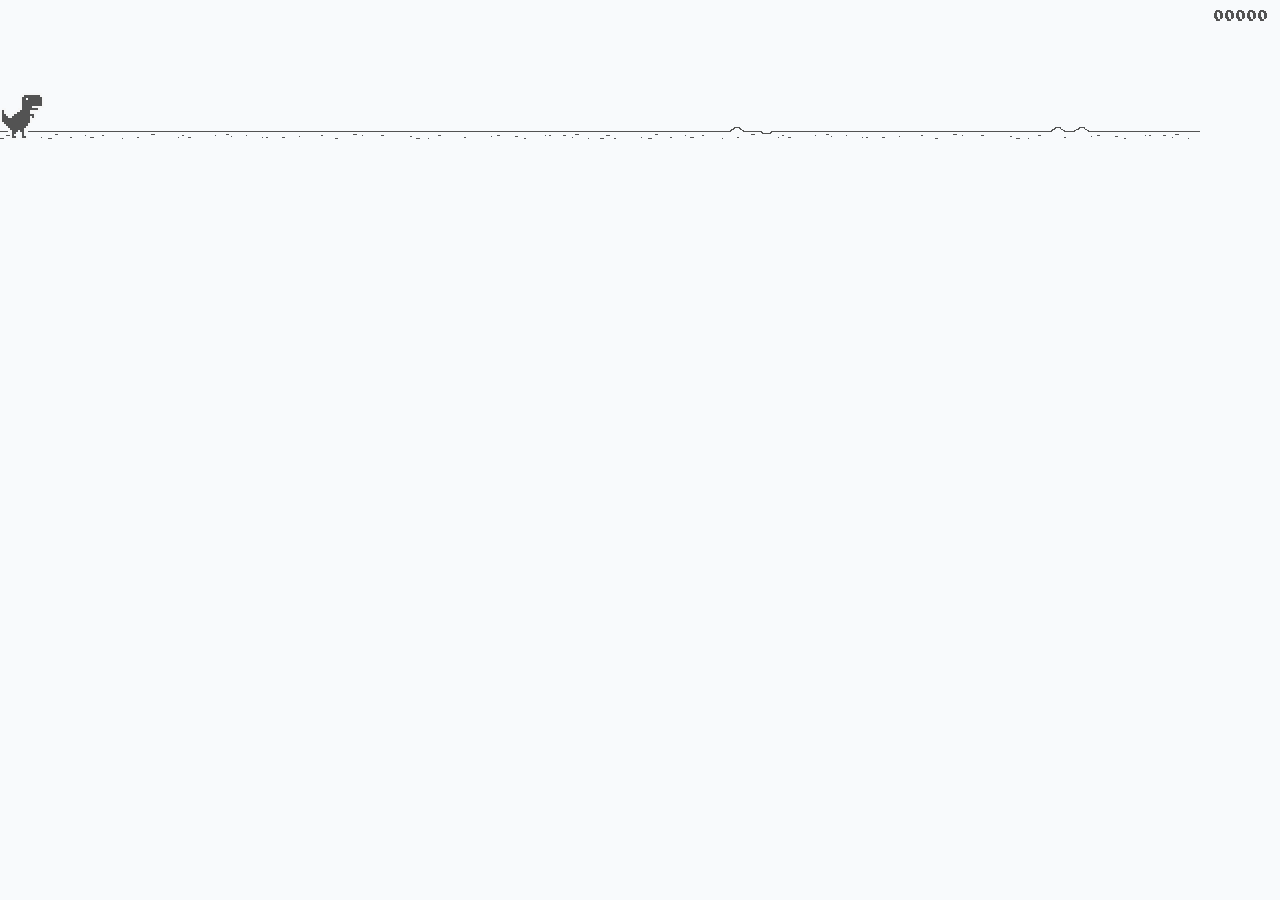
<file: dino-game.html>
﻿<html lang="en">

<head>
<title>T-Rex Game</title>
<meta name="description" content="Ripped T-Rex/Dino game of Chromium">






    <!--script type="text/javascript" src="a.js"></script-->
    <script type="text/javascript">
    function hideClass(name) {
       var myClasses = document.querySelectorAll(name),
      i = 0,
      l = myClasses.length;

      for (i; i < l; i++) {
        myClasses[i].style.display = 'none';
      }
    }
    // Copyright (c) 2014 The Chromium Authors. All rights reserved.
    // Use of this source code is governed by a BSD-style license that can be
    // found in the LICENSE file.
    (function() {
    'use strict';
    /**
     * Creates a 2-frame pterodactyl sprite on an off-screen canvas.
     * Frame 0 (wings up) at sourceX=0, Frame 1 (wings down) at sourceX=46.
     */
    function createPterodactylSprite(isDark) {
      var c = document.createElement('canvas');
      c.width = 92;
      c.height = 40;
      var ctx = c.getContext('2d');
      var color = isDark ? '#aaaaaa' : '#535353';

      function drawPtero(ox, wingsUp) {
        ctx.fillStyle = color;
        ctx.strokeStyle = color;
        ctx.lineWidth = 2;
        // Body
        ctx.beginPath();
        ctx.ellipse(ox + 22, 22, 13, 7, 0, 0, Math.PI * 2);
        ctx.fill();
        // Head
        ctx.beginPath();
        ctx.ellipse(ox + 35, 18, 6, 5, -0.2, 0, Math.PI * 2);
        ctx.fill();
        // Beak
        ctx.beginPath();
        ctx.moveTo(ox + 39, 17);
        ctx.lineTo(ox + 46, 16);
        ctx.lineTo(ox + 39, 20);
        ctx.closePath();
        ctx.fill();
        // Eye
        ctx.fillStyle = isDark ? '#0b0f1a' : '#f7f7f7';
        ctx.beginPath();
        ctx.arc(ox + 37, 17, 2, 0, Math.PI * 2);
        ctx.fill();
        ctx.fillStyle = color;
        // Wings
        if (wingsUp) {
          ctx.beginPath();
          ctx.moveTo(ox + 9, 18); ctx.lineTo(ox + 0, 4); ctx.lineTo(ox + 20, 15); ctx.closePath(); ctx.fill();
          ctx.beginPath();
          ctx.moveTo(ox + 35, 18); ctx.lineTo(ox + 46, 4); ctx.lineTo(ox + 22, 15); ctx.closePath(); ctx.fill();
        } else {
          ctx.beginPath();
          ctx.moveTo(ox + 9, 22); ctx.lineTo(ox + 0, 36); ctx.lineTo(ox + 20, 28); ctx.closePath(); ctx.fill();
          ctx.beginPath();
          ctx.moveTo(ox + 35, 22); ctx.lineTo(ox + 46, 36); ctx.lineTo(ox + 22, 28); ctx.closePath(); ctx.fill();
        }
        // Legs
        ctx.beginPath(); ctx.moveTo(ox + 18, 28); ctx.lineTo(ox + 14, 38); ctx.stroke();
        ctx.beginPath(); ctx.moveTo(ox + 24, 28); ctx.lineTo(ox + 20, 38); ctx.stroke();
      }

      drawPtero(0, true);
      drawPtero(46, false);
      return c;
    }
    /**
    * T-Rex runner.
    * @param {string} outerContainerId Outer containing element id.
    * @param {object} opt_config
    * @constructor
    * @export
    */
    function Runner(outerContainerId, opt_config) {
    // Singleton
    if (Runner.instance_) {
    return Runner.instance_;
    }
    Runner.instance_ = this;
    this.outerContainerEl = document.querySelector(outerContainerId);
    this.containerEl = null;
    this.detailsButton = this.outerContainerEl.querySelector('#details-button');
    this.config = opt_config || Runner.config;
    this.dimensions = Runner.defaultDimensions;
    this.canvas = null;
    this.canvasCtx = null;
    this.tRex = null;
    this.distanceMeter = null;
    this.distanceRan = 0;
    this.highestScore = 0;
    this.time = 0;
    this.runningTime = 0;
    this.msPerFrame = 1000 / FPS;
    this.currentSpeed = this.config.SPEED;
    this.obstacles = [];
    this.started = false;
    this.activated = false;
    this.crashed = false;
    this.paused = false;
    this.resizeTimerId_ = null;
    this.playCount = 0;
    // Sound FX.
    this.audioBuffer = null;
    this.soundFx = {};
    // Global web audio context for playing sounds.
    this.audioContext = null;
    // Images.
    this.images = {};
    this.imagesLoaded = 0;
    this.loadImages();
    }
    window['Runner'] = Runner;
    /**
    * Default game width.
    * @const
    */
    var DEFAULT_WIDTH = 600;
    /**
    * Frames per second.
    * @const
    */
    var FPS = 60;
    /** @const */
    var IS_HIDPI = window.devicePixelRatio > 1;
    /** @const */
    var IS_IOS =
    window.navigator.userAgent.indexOf('UIWebViewForStaticFileContent') > -1;
    /** @const */
    var IS_MOBILE = window.navigator.userAgent.indexOf('Mobi') > -1 || IS_IOS;
    /** @const */
    var IS_TOUCH_ENABLED = 'ontouchstart' in window;
    /**
    * Default game configuration.
    * @enum {number}
    */
    Runner.config = {
    ACCELERATION: 0.001,
    BG_CLOUD_SPEED: 0.2,
    BOTTOM_PAD: 10,
    CLEAR_TIME: 3000,
    CLOUD_FREQUENCY: 0.5,
    GAMEOVER_CLEAR_TIME: 750,
    GAP_COEFFICIENT: 0.6,
    GRAVITY: 0.6,
    INITIAL_JUMP_VELOCITY: 12,
    MAX_CLOUDS: 6,
    MAX_OBSTACLE_LENGTH: 3,
    MAX_SPEED: 12,
    MIN_JUMP_HEIGHT: 35,
    MOBILE_SPEED_COEFFICIENT: 1.2,
    RESOURCE_TEMPLATE_ID: 'audio-resources',
    SPEED: 6,
    SPEED_DROP_COEFFICIENT: 3
    };
    /**
    * Default dimensions.
    * @enum {string}
    */
    Runner.defaultDimensions = {
    WIDTH: DEFAULT_WIDTH,
    HEIGHT: 150
    };
    /**
    * CSS class names.
    * @enum {string}
    */
    Runner.classes = {
    CANVAS: 'runner-canvas',
    CONTAINER: 'runner-container',
    CRASHED: 'crashed',
    ICON: 'icon-offline',
    TOUCH_CONTROLLER: 'controller'
    };
    /**
    * Image source urls.
    * @enum {array.<object>}
    */
    Runner.imageSources = {
    LDPI: [
    {name: 'CACTUS_LARGE', id: '1x-obstacle-large'},
    {name: 'CACTUS_SMALL', id: '1x-obstacle-small'},
    {name: 'CLOUD', id: '1x-cloud'},
    {name: 'HORIZON', id: '1x-horizon'},
    {name: 'RESTART', id: '1x-restart'},
    {name: 'TEXT_SPRITE', id: '1x-text'},
    {name: 'TREX', id: '1x-trex'}
    ],
    HDPI: [
    {name: 'CACTUS_LARGE', id: '2x-obstacle-large'},
    {name: 'CACTUS_SMALL', id: '2x-obstacle-small'},
    {name: 'CLOUD', id: '2x-cloud'},
    {name: 'HORIZON', id: '2x-horizon'},
    {name: 'RESTART', id: '2x-restart'},
    {name: 'TEXT_SPRITE', id: '2x-text'},
    {name: 'TREX', id: '2x-trex'}
    ]
    };
    /**
    * Sound FX. Reference to the ID of the audio tag on interstitial page.
    * @enum {string}
    */
    Runner.sounds = {
    BUTTON_PRESS: 'offline-sound-press',
    HIT: 'offline-sound-hit',
    SCORE: 'offline-sound-reached'
    };
    /**
    * Key code mapping.
    * @enum {object}
    */
    Runner.keycodes = {
    JUMP: {'38': 1, '32': 1}, // Up, spacebar
    DUCK: {'40': 1}, // Down
    RESTART: {'13': 1} // Enter
    };
    /**
    * Runner event names.
    * @enum {string}
    */
    Runner.events = {
    ANIM_END: 'webkitAnimationEnd',
    CLICK: 'click',
    KEYDOWN: 'keydown',
    KEYUP: 'keyup',
    MOUSEDOWN: 'mousedown',
    MOUSEUP: 'mouseup',
    RESIZE: 'resize',
    TOUCHEND: 'touchend',
    TOUCHSTART: 'touchstart',
    VISIBILITY: 'visibilitychange',
    BLUR: 'blur',
    FOCUS: 'focus',
    LOAD: 'load'
    };
    Runner.prototype = {
    /**
    * Setting individual settings for debugging.
    * @param {string} setting
    * @param {*} value
    */
    updateConfigSetting: function(setting, value) {
    if (setting in this.config && value != undefined) {
    this.config[setting] = value;
    switch (setting) {
    case 'GRAVITY':
    case 'MIN_JUMP_HEIGHT':
    case 'SPEED_DROP_COEFFICIENT':
    this.tRex.config[setting] = value;
    break;
    case 'INITIAL_JUMP_VELOCITY':
    this.tRex.setJumpVelocity(value);
    break;
    case 'SPEED':
    this.setSpeed(value);
    break;
    }
    }
    },
    /**
    * Load and cache the image assets from the page.
    */
    loadImages: function() {
    var imageSources = IS_HIDPI ? Runner.imageSources.HDPI :
    Runner.imageSources.LDPI;
    var numImages = imageSources.length;
    for (var i = numImages - 1; i >= 0; i--) {
    var imgSource = imageSources[i];
    this.images[imgSource.name] = document.getElementById(imgSource.id);
    }
    this.init();
    },
    /**
    * Load and decode base 64 encoded sounds.
    */
    loadSounds: function() {
    if (!IS_IOS) {
    this.audioContext = new AudioContext();
    var resourceTemplate =
    document.getElementById(this.config.RESOURCE_TEMPLATE_ID).content;
    for (var sound in Runner.sounds) {
    var soundSrc =
    resourceTemplate.getElementById(Runner.sounds[sound]).src;
    soundSrc = soundSrc.substr(soundSrc.indexOf(',') + 1);
    var buffer = decodeBase64ToArrayBuffer(soundSrc);
    // Async, so no guarantee of order in array.
    this.audioContext.decodeAudioData(buffer, function(index, audioData) {
    this.soundFx[index] = audioData;
    }.bind(this, sound));
    }
    }
    },
    /**
    * Sets the game speed. Adjust the speed accordingly if on a smaller screen.
    * @param {number} opt_speed
    */
    setSpeed: function(opt_speed) {
    var speed = opt_speed || this.currentSpeed;
    // Reduce the speed on smaller mobile screens.
    if (this.dimensions.WIDTH < DEFAULT_WIDTH) {
    var mobileSpeed = speed * this.dimensions.WIDTH / DEFAULT_WIDTH *
    this.config.MOBILE_SPEED_COEFFICIENT;
    this.currentSpeed = mobileSpeed > speed ? speed : mobileSpeed;
    } else if (opt_speed) {
    this.currentSpeed = opt_speed;
    }
    },
    /**
    * Game initialiser.
    */
    init: function() {
    // Hide the static icon.
    //document.querySelector('.' + Runner.classes.ICON).style.visibility = 'hidden';
    this.adjustDimensions();
    this.setSpeed();
    this.containerEl = document.createElement('div');
    this.containerEl.className = Runner.classes.CONTAINER;
    // Player canvas container.
    this.canvas = createCanvas(this.containerEl, this.dimensions.WIDTH,
    this.dimensions.HEIGHT, Runner.classes.PLAYER);
    this.canvasCtx = this.canvas.getContext('2d');
    this.canvasCtx.fillStyle = 'transparent';
    Runner.updateCanvasScaling(this.canvas);
    // Horizon contains clouds, obstacles and the ground.
    this.horizon = new Horizon(this.canvas, this.images, this.dimensions,
    this.config.GAP_COEFFICIENT);
    // Distance meter
    this.distanceMeter = new DistanceMeter(this.canvas,
    this.images.TEXT_SPRITE, this.dimensions.WIDTH);
    // Draw t-rex
    this.tRex = new Trex(this.canvas, this.images.TREX);
    this.outerContainerEl.appendChild(this.containerEl);
    if (IS_MOBILE) {
    this.createTouchController();
    }
    this.startListening();
    this.update();
    window.addEventListener(Runner.events.RESIZE,
    this.debounceResize.bind(this));
    },
    /**
    * Create the touch controller. A div that covers whole screen.
    */
    createTouchController: function() {
    this.touchController = document.createElement('div');
    this.touchController.className = Runner.classes.TOUCH_CONTROLLER;
    },
    /**
    * Debounce the resize event.
    */
    debounceResize: function() {
    if (!this.resizeTimerId_) {
    this.resizeTimerId_ =
    setInterval(this.adjustDimensions.bind(this), 250);
    }
    },
    /**
    * Adjust game space dimensions on resize.
    */
    adjustDimensions: function() {
    clearInterval(this.resizeTimerId_);
    this.resizeTimerId_ = null;
    var boxStyles = window.getComputedStyle(this.outerContainerEl);
    var padding = Number(boxStyles.paddingLeft.substr(0,
    boxStyles.paddingLeft.length - 2));
    this.dimensions.WIDTH = this.outerContainerEl.offsetWidth - padding * 2;
    // Redraw the elements back onto the canvas.
    if (this.canvas) {
    this.canvas.width = this.dimensions.WIDTH;
    this.canvas.height = this.dimensions.HEIGHT;
    Runner.updateCanvasScaling(this.canvas);
    this.distanceMeter.calcXPos(this.dimensions.WIDTH);
    this.clearCanvas();
    this.horizon.update(0, 0, true);
    this.tRex.update(0);
    // Outer container and distance meter.
    if (this.activated || this.crashed) {
    this.containerEl.style.width = this.dimensions.WIDTH + 'px';
    this.containerEl.style.height = this.dimensions.HEIGHT + 'px';
    this.distanceMeter.update(0, Math.ceil(this.distanceRan));
    this.stop();
    } else {
    this.tRex.draw(0, 0);
    }
    // Game over panel.
    if (this.crashed && this.gameOverPanel) {
    this.gameOverPanel.updateDimensions(this.dimensions.WIDTH);
    this.gameOverPanel.draw();
    }
    }
    },
    /**
    * Play the game intro.
    * Canvas container width expands out to the full width.
    */
    playIntro: function() {
    if (!this.started && !this.crashed) {
    this.playingIntro = true;
    this.tRex.playingIntro = true;
    // CSS animation definition.
    var keyframes = '@-webkit-keyframes intro { ' +
    'from { width:' + Trex.config.WIDTH + 'px }' +
    'to { width: ' + this.dimensions.WIDTH + 'px }' +
    '}';
    document.styleSheets[0].insertRule(keyframes, 0);
    this.containerEl.addEventListener(Runner.events.ANIM_END,
    this.startGame.bind(this));
    this.containerEl.style.webkitAnimation = 'intro .4s ease-out 1 both';
    this.containerEl.style.width = this.dimensions.WIDTH + 'px';
    if (this.touchController) {
    this.outerContainerEl.appendChild(this.touchController);
    }
    this.activated = true;
    this.started = true;
    } else if (this.crashed) {
    this.restart();
    }
    },
    /**
    * Update the game status to started.
    */
    startGame: function() {
    this.runningTime = 0;
    this.playingIntro = false;
    this.tRex.playingIntro = false;
    this.containerEl.style.webkitAnimation = '';
    this.playCount++;
    // Handle tabbing off the page. Pause the current game.
    window.addEventListener(Runner.events.VISIBILITY,
    this.onVisibilityChange.bind(this));
    window.addEventListener(Runner.events.BLUR,
    this.onVisibilityChange.bind(this));
    window.addEventListener(Runner.events.FOCUS,
    this.onVisibilityChange.bind(this));
    },
    clearCanvas: function() {
    this.canvasCtx.clearRect(0, 0, this.dimensions.WIDTH,
    this.dimensions.HEIGHT);
    },
    /**
    * Update the game frame.
    */
    update: function() {
    this.drawPending = false;
    var now = getTimeStamp();
    var deltaTime = now - (this.time || now);
    this.time = now;
    if (this.activated) {
    this.clearCanvas();
    if (this.tRex.jumping) {
    this.tRex.updateJump(deltaTime, this.config);
    }
    this.runningTime += deltaTime;
    var hasObstacles = this.runningTime > this.config.CLEAR_TIME;
    // First jump triggers the intro.
    if (this.tRex.jumpCount == 1 && !this.playingIntro) {
    this.playIntro();
    }
    // The horizon doesn't move until the intro is over.
    if (this.playingIntro) {
    this.horizon.update(0, this.currentSpeed, hasObstacles, this.distanceRan);
    } else {
    deltaTime = !this.started ? 0 : deltaTime;
    this.horizon.update(deltaTime, this.currentSpeed, hasObstacles, this.distanceRan);
    }
    // Check for collisions.
    var collision = hasObstacles &&
    checkForCollision(this.horizon.obstacles[0], this.tRex);
    if (!collision) {
    this.distanceRan += this.currentSpeed * deltaTime / this.msPerFrame;
    if (this.currentSpeed < this.config.MAX_SPEED) {
    this.currentSpeed += this.config.ACCELERATION;
    }
    } else {
    this.gameOver();
    }
    if (this.distanceMeter.getActualDistance(this.distanceRan) >
    this.distanceMeter.maxScore) {
    this.distanceRan = 0;
    }
    var playAcheivementSound = this.distanceMeter.update(deltaTime,
    Math.ceil(this.distanceRan));
    if (playAcheivementSound) {
    this.playSound(this.soundFx.SCORE);
    }
    }
    if (!this.crashed) {
    this.tRex.update(deltaTime);
    this.raq();
    }
    },
    /**
    * Event handler.
    */
    handleEvent: function(e) {
    return (function(evtType, events) {
    switch (evtType) {
    case events.KEYDOWN:
    case events.TOUCHSTART:
    case events.MOUSEDOWN:
    this.onKeyDown(e);
    break;
    case events.KEYUP:
    case events.TOUCHEND:
    case events.MOUSEUP:
    this.onKeyUp(e);
    break;
    }
    }.bind(this))(e.type, Runner.events);
    },
    /**
    * Bind relevant key / mouse / touch listeners.
    */
    startListening: function() {
    // Keys.
    document.addEventListener(Runner.events.KEYDOWN, this);
    document.addEventListener(Runner.events.KEYUP, this);
    if (IS_MOBILE) {
    // Mobile only touch devices.
    this.touchController.addEventListener(Runner.events.TOUCHSTART, this);
    this.touchController.addEventListener(Runner.events.TOUCHEND, this);
    this.containerEl.addEventListener(Runner.events.TOUCHSTART, this);
    } else {
    // Mouse.
    document.addEventListener(Runner.events.MOUSEDOWN, this);
    document.addEventListener(Runner.events.MOUSEUP, this);
    }
    },
    /**
    * Remove all listeners.
    */
    stopListening: function() {
    document.removeEventListener(Runner.events.KEYDOWN, this);
    document.removeEventListener(Runner.events.KEYUP, this);
    if (IS_MOBILE) {
    this.touchController.removeEventListener(Runner.events.TOUCHSTART, this);
    this.touchController.removeEventListener(Runner.events.TOUCHEND, this);
    this.containerEl.removeEventListener(Runner.events.TOUCHSTART, this);
    } else {
    document.removeEventListener(Runner.events.MOUSEDOWN, this);
    document.removeEventListener(Runner.events.MOUSEUP, this);
    }
    },
    /**
    * Process keydown.
    * @param {Event} e
    */
    onKeyDown: function(e) {
    // Prevent page scroll for all game keys
    if (Runner.keycodes.JUMP[e.keyCode] || Runner.keycodes.DUCK[e.keyCode]) {
      e.preventDefault();
    }
    if (e.target != this.detailsButton) {
    if (!this.crashed && (Runner.keycodes.JUMP[String(e.keyCode)] ||
    e.type == Runner.events.TOUCHSTART)) {
    if (!this.activated) {
    this.loadSounds();
    this.activated = true;
    }
    if (!this.tRex.jumping) {
    this.playSound(this.soundFx.BUTTON_PRESS);
    this.tRex.startJump();
    }
    }
    if (this.crashed && e.type == Runner.events.TOUCHSTART &&
    e.currentTarget == this.containerEl) {
    this.restart();
    }
    }
    // Speed drop, activated only when jump key is not pressed.
    if (Runner.keycodes.DUCK[e.keyCode] && this.tRex.jumping) {
    this.tRex.setSpeedDrop();
    }
    },
    /**
    * Process key up.
    * @param {Event} e
    */
    onKeyUp: function(e) {
    var keyCode = String(e.keyCode);
    var isjumpKey = Runner.keycodes.JUMP[keyCode] ||
    e.type == Runner.events.TOUCHEND ||
    e.type == Runner.events.MOUSEDOWN;
    if (this.isRunning() && isjumpKey) {
    this.tRex.endJump();
    } else if (Runner.keycodes.DUCK[keyCode]) {
    this.tRex.speedDrop = false;
    } else if (this.crashed) {
    // Check that enough time has elapsed before allowing jump key to restart.
    var deltaTime = getTimeStamp() - this.time;
    if (Runner.keycodes.RESTART[keyCode] ||
    (e.type == Runner.events.MOUSEUP && e.target == this.canvas) ||
    (deltaTime >= this.config.GAMEOVER_CLEAR_TIME &&
    Runner.keycodes.JUMP[keyCode])) {
    this.restart();
    }
    } else if (this.paused && isjumpKey) {
    this.play();
    }
    },
    /**
    * RequestAnimationFrame wrapper.
    */
    raq: function() {
    if (!this.drawPending) {
    this.drawPending = true;
    this.raqId = requestAnimationFrame(this.update.bind(this));
    }
    },
    /**
    * Whether the game is running.
    * @return {boolean}
    */
    isRunning: function() {
    return !!this.raqId;
    },
    /**
    * Game over state.
    */
    gameOver: function() {
    this.playSound(this.soundFx.HIT);
    vibrate(200);
    this.stop();
    this.crashed = true;
    this.distanceMeter.acheivement = false;
    this.tRex.update(100, Trex.status.CRASHED);
    // Game over panel.
    if (!this.gameOverPanel) {
    this.gameOverPanel = new GameOverPanel(this.canvas,
    this.images.TEXT_SPRITE, this.images.RESTART,
    this.dimensions);
    } else {
    this.gameOverPanel.draw();
    }
    // Update the high score.
    if (this.distanceRan > this.highestScore) {
    this.highestScore = Math.ceil(this.distanceRan);
    this.distanceMeter.setHighScore(this.highestScore);
    }
    // Reset the time clock.
    this.time = getTimeStamp();
    },
    stop: function() {
    this.activated = false;
    this.paused = true;
    cancelAnimationFrame(this.raqId);
    this.raqId = 0;
    },
    play: function() {
    if (!this.crashed) {
    this.activated = true;
    this.paused = false;
    this.tRex.update(0, Trex.status.RUNNING);
    this.time = getTimeStamp();
    this.update();
    }
    },
    restart: function() {
    if (!this.raqId) {
    this.playCount++;
    this.runningTime = 0;
    this.activated = true;
    this.crashed = false;
    this.distanceRan = 0;
    this.setSpeed(this.config.SPEED);
    this.time = getTimeStamp();
    this.containerEl.classList.remove(Runner.classes.CRASHED);
    this.clearCanvas();
    this.distanceMeter.reset(this.highestScore);
    this.horizon.reset();
    this.tRex.reset();
    this.playSound(this.soundFx.BUTTON_PRESS);
    this.update();
    }
    },
    /**
    * Pause the game if the tab is not in focus.
    */
    onVisibilityChange: function(e) {
    if (document.hidden || document.webkitHidden || e.type == 'blur') {
    this.stop();
    } else {
    this.play();
    }
    },
    /**
    * Play a sound.
    * @param {SoundBuffer} soundBuffer
    */
    playSound: function(soundBuffer) {
    if (soundBuffer) {
    var sourceNode = this.audioContext.createBufferSource();
    sourceNode.buffer = soundBuffer;
    sourceNode.connect(this.audioContext.destination);
    sourceNode.start(0);
    }
    }
    };
    /**
    * Updates the canvas size taking into
    * account the backing store pixel ratio and
    * the device pixel ratio.
    *
    * See article by Paul Lewis:
    * https://www.html5rocks.com/en/tutorials/canvas/hidpi/
    *
    * @param {HTMLCanvasElement} canvas
    * @param {number} opt_width
    * @param {number} opt_height
    * @return {boolean} Whether the canvas was scaled.
    */
    Runner.updateCanvasScaling = function(canvas, opt_width, opt_height) {
    var context = canvas.getContext('2d');
    // Query the various pixel ratios
    var devicePixelRatio = Math.floor(window.devicePixelRatio) || 1;
    var backingStoreRatio = Math.floor(context.webkitBackingStorePixelRatio) || 1;
    var ratio = devicePixelRatio / backingStoreRatio;
    // Upscale the canvas if the two ratios don't match
    if (devicePixelRatio !== backingStoreRatio) {
    var oldWidth = opt_width || canvas.width;
    var oldHeight = opt_height || canvas.height;
    canvas.width = oldWidth * ratio;
    canvas.height = oldHeight * ratio;
    canvas.style.width = oldWidth + 'px';
    canvas.style.height = oldHeight + 'px';
    // Scale the context to counter the fact that we've manually scaled
    // our canvas element.
    context.scale(ratio, ratio);
    return true;
    }
    return false;
    };
    /**
    * Get random number.
    * @param {number} min
    * @param {number} max
    * @param {number}
    */
    function getRandomNum(min, max) {
    return Math.floor(Math.random() * (max - min + 1)) + min;
    }
    /**
    * Vibrate on mobile devices.
    * @param {number} duration Duration of the vibration in milliseconds.
    */
    function vibrate(duration) {
    if (IS_MOBILE && window.navigator.vibrate) {
    window.navigator.vibrate(duration);
    }
    }
    /**
    * Create canvas element.
    * @param {HTMLElement} container Element to append canvas to.
    * @param {number} width
    * @param {number} height
    * @param {string} opt_classname
    * @return {HTMLCanvasElement}
    */
    function createCanvas(container, width, height, opt_classname) {
    var canvas = document.createElement('canvas');
    canvas.className = opt_classname ? Runner.classes.CANVAS + ' ' +
    opt_classname : Runner.classes.CANVAS;
    canvas.width = width;
    canvas.height = height;
    container.appendChild(canvas);
    return canvas;
    }
    /**
    * Decodes the base 64 audio to ArrayBuffer used by Web Audio.
    * @param {string} base64String
    */
    function decodeBase64ToArrayBuffer(base64String) {
    var len = (base64String.length / 4) * 3;
    var str = atob(base64String);
    var arrayBuffer = new ArrayBuffer(len);
    var bytes = new Uint8Array(arrayBuffer);
    for (var i = 0; i < len; i++) {
    bytes[i] = str.charCodeAt(i);
    }
    return bytes.buffer;
    }
    /**
    * Return the current timestamp.
    * @return {number}
    */
    function getTimeStamp() {
    return IS_IOS ? new Date().getTime() : performance.now();
    }
    //******************************************************************************
    /**
    * Game over panel.
    * @param {!HTMLCanvasElement} canvas
    * @param {!HTMLImage} textSprite
    * @param {!HTMLImage} restartImg
    * @param {!Object} dimensions Canvas dimensions.
    * @constructor
    */
    function GameOverPanel(canvas, textSprite, restartImg, dimensions) {
    this.canvas = canvas;
    this.canvasCtx = canvas.getContext('2d');
    this.canvasDimensions = dimensions;
    this.textSprite = textSprite;
    this.restartImg = restartImg;
    this.draw();
    };
    /**
    * Dimensions used in the panel.
    * @enum {number}
    */
    GameOverPanel.dimensions = {
    TEXT_X: 0,
    TEXT_Y: 13,
    TEXT_WIDTH: 191,
    TEXT_HEIGHT: 11,
    RESTART_WIDTH: 36,
    RESTART_HEIGHT: 32
    };
    GameOverPanel.prototype = {
    /**
    * Update the panel dimensions.
    * @param {number} width New canvas width.
    * @param {number} opt_height Optional new canvas height.
    */
    updateDimensions: function(width, opt_height) {
    this.canvasDimensions.WIDTH = width;
    if (opt_height) {
    this.canvasDimensions.HEIGHT = opt_height;
    }
    },
    /**
    * Draw the panel.
    */
    draw: function() {
    var dimensions = GameOverPanel.dimensions;
    var centerX = this.canvasDimensions.WIDTH / 2;
    // Game over text.
    var textSourceX = dimensions.TEXT_X;
    var textSourceY = dimensions.TEXT_Y;
    var textSourceWidth = dimensions.TEXT_WIDTH;
    var textSourceHeight = dimensions.TEXT_HEIGHT;
    var textTargetX = Math.round(centerX - (dimensions.TEXT_WIDTH / 2));
    var textTargetY = Math.round((this.canvasDimensions.HEIGHT - 25) / 3);
    var textTargetWidth = dimensions.TEXT_WIDTH;
    var textTargetHeight = dimensions.TEXT_HEIGHT;
    var restartSourceWidth = dimensions.RESTART_WIDTH;
    var restartSourceHeight = dimensions.RESTART_HEIGHT;
    var restartTargetX = centerX - (dimensions.RESTART_WIDTH / 2);
    var restartTargetY = this.canvasDimensions.HEIGHT / 2;
    if (IS_HIDPI) {
    textSourceY *= 2;
    textSourceX *= 2;
    textSourceWidth *= 2;
    textSourceHeight *= 2;
    restartSourceWidth *= 2;
    restartSourceHeight *= 2;
    }
    // The original English message is part of the sprite.
    if (localStorage.getItem('portfolio_language') === 'id') {
      this.canvasCtx.save();
      this.canvasCtx.font = 'bold 12px monospace';
      this.canvasCtx.textAlign = 'center';
      this.canvasCtx.fillStyle = '#535353';
      this.canvasCtx.fillText('PERMAINAN SELESAI', centerX, textTargetY + 10);
      this.canvasCtx.restore();
    } else {
      this.canvasCtx.drawImage(this.textSprite,
      textSourceX, textSourceY, textSourceWidth, textSourceHeight,
      textTargetX, textTargetY, textTargetWidth, textTargetHeight);
    }
    // Restart button.
    this.canvasCtx.drawImage(this.restartImg, 0, 0,
    restartSourceWidth, restartSourceHeight,
    restartTargetX, restartTargetY, dimensions.RESTART_WIDTH,
    dimensions.RESTART_HEIGHT);
    }
    };
    document.documentElement.lang = localStorage.getItem('portfolio_language') === 'id' ? 'id' : 'en';
    window.addEventListener('storage', function(event) {
      if (event.key !== 'portfolio_language') return;
      document.documentElement.lang = event.newValue === 'id' ? 'id' : 'en';
      var runner = Runner.instance_;
      if (runner && runner.crashed && runner.gameOverPanel) {
        var panel = runner.gameOverPanel;
        var y = Math.round((panel.canvasDimensions.HEIGHT - 25) / 3);
        panel.canvasCtx.clearRect(0, y - 2, panel.canvasDimensions.WIDTH, 16);
        panel.draw();
      }
    });
    //******************************************************************************
    /**
    * Check for a collision.
    * @param {!Obstacle} obstacle
    * @param {!Trex} tRex T-rex object.
    * @param {HTMLCanvasContext} opt_canvasCtx Optional canvas context for drawing
    * collision boxes.
    * @return {Array.<CollisionBox>}
    */
    function checkForCollision(obstacle, tRex, opt_canvasCtx) {
    var obstacleBoxXPos = Runner.defaultDimensions.WIDTH + obstacle.xPos;
    // Adjustments are made to the bounding box as there is a 1 pixel white
    // border around the t-rex and obstacles.
    var tRexBox = new CollisionBox(
    tRex.xPos + 1,
    tRex.yPos + 1,
    tRex.config.WIDTH - 2,
    tRex.config.HEIGHT - 2);
    var obstacleBox = new CollisionBox(
    obstacle.xPos + 1,
    obstacle.yPos + 1,
    obstacle.typeConfig.width * obstacle.size - 2,
    obstacle.typeConfig.height - 2);
    // Debug outer box
    if (opt_canvasCtx) {
    drawCollisionBoxes(opt_canvasCtx, tRexBox, obstacleBox);
    }
    // Simple outer bounds check.
    if (boxCompare(tRexBox, obstacleBox)) {
    var collisionBoxes = obstacle.collisionBoxes;
    var tRexCollisionBoxes = Trex.collisionBoxes;
    // Detailed axis aligned box check.
    for (var t = 0; t < tRexCollisionBoxes.length; t++) {
    for (var i = 0; i < collisionBoxes.length; i++) {
    // Adjust the box to actual positions.
    var adjTrexBox =
    createAdjustedCollisionBox(tRexCollisionBoxes[t], tRexBox);
    var adjObstacleBox =
    createAdjustedCollisionBox(collisionBoxes[i], obstacleBox);
    var crashed = boxCompare(adjTrexBox, adjObstacleBox);
    // Draw boxes for debug.
    if (opt_canvasCtx) {
    drawCollisionBoxes(opt_canvasCtx, adjTrexBox, adjObstacleBox);
    }
    if (crashed) {
    return [adjTrexBox, adjObstacleBox];
    }
    }
    }
    }
    return false;
    };
    /**
    * Adjust the collision box.
    * @param {!CollisionBox} box The original box.
    * @param {!CollisionBox} adjustment Adjustment box.
    * @return {CollisionBox} The adjusted collision box object.
    */
    function createAdjustedCollisionBox(box, adjustment) {
    return new CollisionBox(
    box.x + adjustment.x,
    box.y + adjustment.y,
    box.width,
    box.height);
    };
    /**
    * Draw the collision boxes for debug.
    */
    function drawCollisionBoxes(canvasCtx, tRexBox, obstacleBox) {
    canvasCtx.save();
    canvasCtx.strokeStyle = '#f00';
    canvasCtx.strokeRect(tRexBox.x, tRexBox.y,
    tRexBox.width, tRexBox.height);
    canvasCtx.strokeStyle = '#0f0';
    canvasCtx.strokeRect(obstacleBox.x, obstacleBox.y,
    obstacleBox.width, obstacleBox.height);
    canvasCtx.restore();
    };
    /**
    * Compare two collision boxes for a collision.
    * @param {CollisionBox} tRexBox
    * @param {CollisionBox} obstacleBox
    * @return {boolean} Whether the boxes intersected.
    */
    function boxCompare(tRexBox, obstacleBox) {
    var crashed = false;
    var tRexBoxX = tRexBox.x;
    var tRexBoxY = tRexBox.y;
    var obstacleBoxX = obstacleBox.x;
    var obstacleBoxY = obstacleBox.y;
    // Axis-Aligned Bounding Box method.
    if (tRexBox.x < obstacleBoxX + obstacleBox.width &&
    tRexBox.x + tRexBox.width > obstacleBoxX &&
    tRexBox.y < obstacleBox.y + obstacleBox.height &&
    tRexBox.height + tRexBox.y > obstacleBox.y) {
    crashed = true;
    }
    return crashed;
    };
    //******************************************************************************
    /**
    * Collision box object.
    * @param {number} x X position.
    * @param {number} y Y Position.
    * @param {number} w Width.
    * @param {number} h Height.
    */
    function CollisionBox(x, y, w, h) {
    this.x = x;
    this.y = y;
    this.width = w;
    this.height = h;
    };
    //******************************************************************************
    /**
    * Obstacle.
    * @param {HTMLCanvasCtx} canvasCtx
    * @param {Obstacle.type} type
    * @param {image} obstacleImg Image sprite.
    * @param {Object} dimensions
    * @param {number} gapCoefficient Mutipler in determining the gap.
    * @param {number} speed
    */
    function Obstacle(canvasCtx, type, obstacleImg, dimensions,
    gapCoefficient, speed) {
    this.canvasCtx = canvasCtx;
    this.image = obstacleImg;
    this.typeConfig = type;
    this.gapCoefficient = gapCoefficient;
    this.size = getRandomNum(1, Obstacle.MAX_OBSTACLE_LENGTH);
    this.dimensions = dimensions;
    this.remove = false;
    this.xPos = 0;
    this.yPos = this.typeConfig.yPos;
    this.width = 0;
    this.collisionBoxes = [];
    this.gap = 0;
    this.currentFrame = 0;
    this.timer = 0;
    this.init(speed);
    };
    /**
    * Coefficient for calculating the maximum gap.
    * @const
    */
    Obstacle.MAX_GAP_COEFFICIENT = 1.5;
    /**
    * Maximum obstacle grouping count.
    * @const
    */
    Obstacle.MAX_OBSTACLE_LENGTH = 3,
    Obstacle.prototype = {
    /**
    * Initialise the DOM for the obstacle.
    * @param {number} speed
    */
    init: function(speed) {
    this.cloneCollisionBoxes();
    // Only allow sizing if we're at the right speed.
    if (this.size > 1 && this.typeConfig.multipleSpeed > speed) {
    this.size = 1;
    }
    this.width = this.typeConfig.width * this.size;
    this.xPos = this.dimensions.WIDTH - this.width;
    this.draw();
    // Make collision box adjustments,
    // Central box is adjusted to the size as one box.
    // ____ ______ ________
    // _| |-| _| |-| _| |-|
    // | |<->| | | |<--->| | | |<----->| |
    // | | 1 | | | | 2 | | | | 3 | |
    // |_|___|_| |_|_____|_| |_|_______|_|
    //
    if (this.size > 1) {
    this.collisionBoxes[1].width = this.width - this.collisionBoxes[0].width -
    this.collisionBoxes[2].width;
    this.collisionBoxes[2].x = this.width - this.collisionBoxes[2].width;
    }
    this.gap = this.getGap(this.gapCoefficient, speed);
    },
    /**
    * Draw and crop based on size.
    */
    draw: function() {
    var sourceWidth = this.typeConfig.width;
    var sourceHeight = this.typeConfig.height;
    if (IS_HIDPI) {
    sourceWidth = sourceWidth * 2;
    sourceHeight = sourceHeight * 2;
    }
    // Sprite — animated obstacles (e.g. pterodactyl) use frame-based sourceX
    var sourceX;
    if (this.typeConfig.animated) {
      sourceX = this.currentFrame * sourceWidth;
    } else {
      sourceX = (sourceWidth * this.size) * (0.5 * (this.size - 1));
    }
    this.canvasCtx.drawImage(this.image,
    sourceX, 0,
    sourceWidth * this.size, sourceHeight,
    this.xPos, this.yPos,
    this.typeConfig.width * this.size, this.typeConfig.height);
    },
    /**
    * Obstacle frame update.
    * @param {number} deltaTime
    * @param {number} speed
    */
    update: function(deltaTime, speed) {
    if (!this.remove) {
    this.xPos -= Math.floor((speed * FPS / 1000) * deltaTime);
    if (this.typeConfig.animated) {
      this.timer += deltaTime;
      if (this.timer > this.typeConfig.msPerFrame) {
        this.currentFrame = (this.currentFrame + 1) % this.typeConfig.numFrames;
        this.timer = 0;
      }
    }
    this.draw();
    if (!this.isVisible()) {
    this.remove = true;
    }
    }
    },
    /**
    * Calculate a random gap size.
    * - Minimum gap gets wider as speed increses
    * @param {number} gapCoefficient
    * @param {number} speed
    * @return {number} The gap size.
    */
    getGap: function(gapCoefficient, speed) {
    var minGap = Math.round(this.width * speed +
    this.typeConfig.minGap * gapCoefficient);
    var maxGap = Math.round(minGap * Obstacle.MAX_GAP_COEFFICIENT);
    return getRandomNum(minGap, maxGap);
    },
    /**
    * Check if obstacle is visible.
    * @return {boolean} Whether the obstacle is in the game area.
    */
    isVisible: function() {
    return this.xPos + this.width > 0;
    },
    /**
    * Make a copy of the collision boxes, since these will change based on
    * obstacle type and size.
    */
    cloneCollisionBoxes: function() {
    var collisionBoxes = this.typeConfig.collisionBoxes;
    for (var i = collisionBoxes.length - 1; i >= 0; i--) {
    this.collisionBoxes[i] = new CollisionBox(collisionBoxes[i].x,
    collisionBoxes[i].y, collisionBoxes[i].width,
    collisionBoxes[i].height);
    }
    }
    };
    /**
    * Obstacle definitions.
    * minGap: minimum pixel space betweeen obstacles.
    * multipleSpeed: Speed at which multiples are allowed.
    */
    Obstacle.types = [
    {
    type: 'CACTUS_SMALL',
    className: ' cactus cactus-small ',
    width: 17,
    height: 35,
    yPos: 105,
    multipleSpeed: 3,
    minGap: 120,
    collisionBoxes: [
    new CollisionBox(0, 7, 5, 27),
    new CollisionBox(4, 0, 6, 34),
    new CollisionBox(10, 4, 7, 14)
    ]
    },
    {
    type: 'CACTUS_LARGE',
    className: ' cactus cactus-large ',
    width: 25,
    height: 50,
    yPos: 90,
    multipleSpeed: 6,
    minGap: 120,
    collisionBoxes: [
    new CollisionBox(0, 12, 7, 38),
    new CollisionBox(8, 0, 7, 49),
    new CollisionBox(13, 10, 10, 38)
    ]
    },
    {
    type: 'PTERODACTYL',
    className: ' pterodactyl ',
    width: 46,
    height: 40,
    yPos: 75, // set dynamically per spawn in addNewObstacle
    multipleSpeed: 999,
    minGap: 150,
    minSpeed: 8.5,
    animated: true,
    numFrames: 2,
    msPerFrame: 220,
    collisionBoxes: [
    new CollisionBox(15, 15, 16, 5),
    new CollisionBox(18, 21, 24, 6),
    new CollisionBox(2, 14, 4, 3)
    ]
    }
    ];
    //******************************************************************************
    /**
    * T-rex game character.
    * @param {HTMLCanvas} canvas
    * @param {HTMLImage} image Character image.
    * @constructor
    */
    function Trex(canvas, image) {
    this.canvas = canvas;
    this.canvasCtx = canvas.getContext('2d');
    this.image = image;
    this.xPos = 0;
    this.yPos = 0;
    // Position when on the ground.
    this.groundYPos = 0;
    this.currentFrame = 0;
    this.currentAnimFrames = [];
    this.blinkDelay = 0;
    this.animStartTime = 0;
    this.timer = 0;
    this.msPerFrame = 1000 / FPS;
    this.config = Trex.config;
    // Current status.
    this.status = Trex.status.WAITING;
    this.jumping = false;
    this.jumpVelocity = 0;
    this.reachedMinHeight = false;
    this.speedDrop = false;
    this.jumpCount = 0;
    this.jumpspotX = 0;
    this.init();
    };
    /**
    * T-rex player config.
    * @enum {number}
    */
    Trex.config = {
    DROP_VELOCITY: -5,
    GRAVITY: 0.6,
    HEIGHT: 47,
    INIITAL_JUMP_VELOCITY: -10,
    INTRO_DURATION: 1500,
    MAX_JUMP_HEIGHT: 30,
    MIN_JUMP_HEIGHT: 30,
    SPEED_DROP_COEFFICIENT: 3,
    SPRITE_WIDTH: 262,
    START_X_POS: 50,
    WIDTH: 44
    };
    /**
    * Used in collision detection.
    * @type {Array.<CollisionBox>}
    */
    Trex.collisionBoxes = [
    new CollisionBox(1, -1, 30, 26),
    new CollisionBox(32, 0, 8, 16),
    new CollisionBox(10, 35, 14, 8),
    new CollisionBox(1, 24, 29, 5),
    new CollisionBox(5, 30, 21, 4),
    new CollisionBox(9, 34, 15, 4)
    ];
    /**
    * Animation states.
    * @enum {string}
    */
    Trex.status = {
    CRASHED: 'CRASHED',
    JUMPING: 'JUMPING',
    RUNNING: 'RUNNING',
    WAITING: 'WAITING'
    };
    /**
    * Blinking coefficient.
    * @const
    */
    Trex.BLINK_TIMING = 7000;
    /**
    * Animation config for different states.
    * @enum {object}
    */
    Trex.animFrames = {
    WAITING: {
    frames: [44, 0],
    msPerFrame: 1000 / 3
    },
    RUNNING: {
    frames: [88, 132],
    msPerFrame: 1000 / 12
    },
    CRASHED: {
    frames: [220],
    msPerFrame: 1000 / 60
    },
    JUMPING: {
    frames: [0],
    msPerFrame: 1000 / 60
    }
    };
    Trex.prototype = {
    /**
    * T-rex player initaliser.
    * Sets the t-rex to blink at random intervals.
    */
    init: function() {
    this.blinkDelay = this.setBlinkDelay();
    this.groundYPos = Runner.defaultDimensions.HEIGHT - this.config.HEIGHT -
    Runner.config.BOTTOM_PAD;
    this.yPos = this.groundYPos;
    this.minJumpHeight = this.groundYPos - this.config.MIN_JUMP_HEIGHT;
    this.draw(0, 0);
    this.update(0, Trex.status.WAITING);
    },
    /**
    * Setter for the jump velocity.
    * The approriate drop velocity is also set.
    */
    setJumpVelocity: function(setting) {
    this.config.INIITAL_JUMP_VELOCITY = -setting;
    this.config.DROP_VELOCITY = -setting / 2;
    },
    /**
    * Set the animation status.
    * @param {!number} deltaTime
    * @param {Trex.status} status Optional status to switch to.
    */
    update: function(deltaTime, opt_status) {
    this.timer += deltaTime;
    // Update the status.
    if (opt_status) {
    this.status = opt_status;
    this.currentFrame = 0;
    this.msPerFrame = Trex.animFrames[opt_status].msPerFrame;
    this.currentAnimFrames = Trex.animFrames[opt_status].frames;
    if (opt_status == Trex.status.WAITING) {
    this.animStartTime = getTimeStamp();
    this.setBlinkDelay();
    }
    }
    // Game intro animation, T-rex moves in from the left.
    if (this.playingIntro && this.xPos < this.config.START_X_POS) {
    this.xPos += Math.round((this.config.START_X_POS /
    this.config.INTRO_DURATION) * deltaTime);
    }
    if (this.status == Trex.status.WAITING) {
    this.blink(getTimeStamp());
    } else {
    this.draw(this.currentAnimFrames[this.currentFrame], 0);
    }
    // Update the frame position.
    if (this.timer >= this.msPerFrame) {
    this.currentFrame = this.currentFrame ==
    this.currentAnimFrames.length - 1 ? 0 : this.currentFrame + 1;
    this.timer = 0;
    }
    },
    /**
    * Draw the t-rex to a particular position.
    * @param {number} x
    * @param {number} y
    */
    draw: function(x, y) {
    var sourceX = x;
    var sourceY = y;
    var sourceWidth = this.config.WIDTH;
    var sourceHeight = this.config.HEIGHT;
    if (IS_HIDPI) {
    sourceX *= 2;
    sourceY *= 2;
    sourceWidth *= 2;
    sourceHeight *= 2;
    }
    this.canvasCtx.drawImage(this.image, sourceX, sourceY,
    sourceWidth, sourceHeight,
    this.xPos, this.yPos,
    this.config.WIDTH, this.config.HEIGHT);
    },
    /**
    * Sets a random time for the blink to happen.
    */
    setBlinkDelay: function() {
    this.blinkDelay = Math.ceil(Math.random() * Trex.BLINK_TIMING);
    },
    /**
    * Make t-rex blink at random intervals.
    * @param {number} time Current time in milliseconds.
    */
    blink: function(time) {
    var deltaTime = time - this.animStartTime;
    if (deltaTime >= this.blinkDelay) {
    this.draw(this.currentAnimFrames[this.currentFrame], 0);
    if (this.currentFrame == 1) {
    // Set new random delay to blink.
    this.setBlinkDelay();
    this.animStartTime = time;
    }
    }
    },
    /**
    * Initialise a jump.
    */
    startJump: function() {
    if (!this.jumping) {
    this.update(0, Trex.status.JUMPING);
    this.jumpVelocity = this.config.INIITAL_JUMP_VELOCITY;
    this.jumping = true;
    this.reachedMinHeight = false;
    this.speedDrop = false;
    }
    },
    /**
    * Jump is complete, falling down.
    */
    endJump: function() {
    if (this.reachedMinHeight &&
    this.jumpVelocity < this.config.DROP_VELOCITY) {
    this.jumpVelocity = this.config.DROP_VELOCITY;
    }
    },
    /**
    * Update frame for a jump.
    * @param {number} deltaTime
    */
    updateJump: function(deltaTime) {
    var msPerFrame = Trex.animFrames[this.status].msPerFrame;
    var framesElapsed = deltaTime / msPerFrame;
    // Speed drop makes Trex fall faster.
    if (this.speedDrop) {
    this.yPos += Math.round(this.jumpVelocity *
    this.config.SPEED_DROP_COEFFICIENT * framesElapsed);
    } else {
    this.yPos += Math.round(this.jumpVelocity * framesElapsed);
    }
    this.jumpVelocity += this.config.GRAVITY * framesElapsed;
    // Minimum height has been reached.
    if (this.yPos < this.minJumpHeight || this.speedDrop) {
    this.reachedMinHeight = true;
    }
    // Reached max height
    if (this.yPos < this.config.MAX_JUMP_HEIGHT || this.speedDrop) {
    this.endJump();
    }
    // Back down at ground level. Jump completed.
    if (this.yPos > this.groundYPos) {
    this.reset();
    this.jumpCount++;
    }
    this.update(deltaTime);
    },
    /**
    * Set the speed drop. Immediately cancels the current jump.
    */
    setSpeedDrop: function() {
    this.speedDrop = true;
    this.jumpVelocity = 1;
    },
    /**
    * Reset the t-rex to running at start of game.
    */
    reset: function() {
    this.yPos = this.groundYPos;
    this.jumpVelocity = 0;
    this.jumping = false;
    this.update(0, Trex.status.RUNNING);
    this.midair = false;
    this.speedDrop = false;
    this.jumpCount = 0;
    }
    };
    //******************************************************************************
    /**
    * Handles displaying the distance meter.
    * @param {!HTMLCanvasElement} canvas
    * @param {!HTMLImage} spriteSheet Image sprite.
    * @param {number} canvasWidth
    * @constructor
    */
    function DistanceMeter(canvas, spriteSheet, canvasWidth) {
    this.canvas = canvas;
    this.canvasCtx = canvas.getContext('2d');
    this.image = spriteSheet;
    this.x = 0;
    this.y = 5;
    this.currentDistance = 0;
    this.maxScore = 0;
    this.highScore = 0;
    this.container = null;
    this.digits = [];
    this.acheivement = false;
    this.defaultString = '';
    this.flashTimer = 0;
    this.flashIterations = 0;
    this.config = DistanceMeter.config;
    this.init(canvasWidth);
    };
    /**
    * @enum {number}
    */
    DistanceMeter.dimensions = {
    WIDTH: 10,
    HEIGHT: 13,
    DEST_WIDTH: 11
    };
    /**
    * Y positioning of the digits in the sprite sheet.
    * X position is always 0.
    * @type {array.<number>}
    */
    DistanceMeter.yPos = [0, 13, 27, 40, 53, 67, 80, 93, 107, 120];
    /**
    * Distance meter config.
    * @enum {number}
    */
    DistanceMeter.config = {
    // Number of digits.
    MAX_DISTANCE_UNITS: 5,
    // Distance that causes achievement animation.
    ACHIEVEMENT_DISTANCE: 100,
    // Used for conversion from pixel distance to a scaled unit.
    COEFFICIENT: 0.025,
    // Flash duration in milliseconds.
    FLASH_DURATION: 1000 / 4,
    // Flash iterations for achievement animation.
    FLASH_ITERATIONS: 3
    };
    DistanceMeter.prototype = {
    /**
    * Initialise the distance meter to '00000'.
    * @param {number} width Canvas width in px.
    */
    init: function(width) {
    var maxDistanceStr = '';
    this.calcXPos(width);
    this.maxScore = this.config.MAX_DISTANCE_UNITS;
    for (var i = 0; i < this.config.MAX_DISTANCE_UNITS; i++) {
    this.draw(i, 0);
    this.defaultString += '0';
    maxDistanceStr += '9';
    }
    this.maxScore = parseInt(maxDistanceStr);
    },
    /**
    * Calculate the xPos in the canvas.
    * @param {number} canvasWidth
    */
    calcXPos: function(canvasWidth) {
    this.x = canvasWidth - (DistanceMeter.dimensions.DEST_WIDTH *
    (this.config.MAX_DISTANCE_UNITS + 1));
    },
    /**
    * Draw a digit to canvas.
    * @param {number} digitPos Position of the digit.
    * @param {number} value Digit value 0-9.
    * @param {boolean} opt_highScore Whether drawing the high score.
    */
    draw: function(digitPos, value, opt_highScore) {
    var sourceWidth = DistanceMeter.dimensions.WIDTH;
    var sourceHeight = DistanceMeter.dimensions.HEIGHT;
    var sourceX = DistanceMeter.dimensions.WIDTH * value;
    var targetX = digitPos * DistanceMeter.dimensions.DEST_WIDTH;
    var targetY = this.y;
    var targetWidth = DistanceMeter.dimensions.WIDTH;
    var targetHeight = DistanceMeter.dimensions.HEIGHT;
    // For high DPI we 2x source values.
    if (IS_HIDPI) {
    sourceWidth *= 2;
    sourceHeight *= 2;
    sourceX *= 2;
    }
    this.canvasCtx.save();
    if (opt_highScore) {
    // Left of the current score.
    var highScoreX = this.x - (this.config.MAX_DISTANCE_UNITS * 2) *
    DistanceMeter.dimensions.WIDTH;
    this.canvasCtx.translate(highScoreX, this.y);
    } else {
    this.canvasCtx.translate(this.x, this.y);
    }
    this.canvasCtx.drawImage(this.image, sourceX, 0,
    sourceWidth, sourceHeight,
    targetX, targetY,
    targetWidth, targetHeight
    );
    this.canvasCtx.restore();
    },
    /**
    * Covert pixel distance to a 'real' distance.
    * @param {number} distance Pixel distance ran.
    * @return {number} The 'real' distance ran.
    */
    getActualDistance: function(distance) {
    return distance ?
    Math.round(distance * this.config.COEFFICIENT) : 0;
    },
    /**
    * Update the distance meter.
    * @param {number} deltaTime
    * @param {number} distance
    * @return {boolean} Whether the acheivement sound fx should be played.
    */
    update: function(deltaTime, distance) {
    var paint = true;
    var playSound = false;
    if (!this.acheivement) {
    distance = this.getActualDistance(distance);
    if (distance > 0) {
    // Acheivement unlocked
    if (distance % this.config.ACHIEVEMENT_DISTANCE == 0) {
    // Flash score and play sound.
    this.acheivement = true;
    this.flashTimer = 0;
    playSound = true;
    }
    // Create a string representation of the distance with leading 0.
    var distanceStr = (this.defaultString +
    distance).substr(-this.config.MAX_DISTANCE_UNITS);
    this.digits = distanceStr.split('');
    } else {
    this.digits = this.defaultString.split('');
    }
    } else {
    // Control flashing of the score on reaching acheivement.
    if (this.flashIterations <= this.config.FLASH_ITERATIONS) {
    this.flashTimer += deltaTime;
    if (this.flashTimer < this.config.FLASH_DURATION) {
    paint = false;
    } else if (this.flashTimer >
    this.config.FLASH_DURATION * 2) {
    this.flashTimer = 0;
    this.flashIterations++;
    }
    } else {
    this.acheivement = false;
    this.flashIterations = 0;
    this.flashTimer = 0;
    }
    }
    // Draw the digits if not flashing.
    if (paint) {
    for (var i = this.digits.length - 1; i >= 0; i--) {
    this.draw(i, parseInt(this.digits[i]));
    }
    }
    this.drawHighScore();
    return playSound;
    },
    /**
    * Draw the high score.
    */
    drawHighScore: function() {
    this.canvasCtx.save();
    this.canvasCtx.globalAlpha = .8;
    for (var i = this.highScore.length - 1; i >= 0; i--) {
    this.draw(i, parseInt(this.highScore[i], 10), true);
    }
    this.canvasCtx.restore();
    },
    /**
    * Set the highscore as a array string.
    * Position of char in the sprite: H - 10, I - 11.
    * @param {number} distance Distance ran in pixels.
    */
    setHighScore: function(distance) {
    distance = this.getActualDistance(distance);
    var highScoreStr = (this.defaultString +
    distance).substr(-this.config.MAX_DISTANCE_UNITS);
    this.highScore = ['10', '11', ''].concat(highScoreStr.split(''));
    },
    /**
    * Reset the distance meter back to '00000'.
    */
    reset: function() {
    this.update(0);
    this.acheivement = false;
    }
    };
    //******************************************************************************
    /**
    * Cloud background item.
    * Similar to an obstacle object but without collision boxes.
    * @param {HTMLCanvasElement} canvas Canvas element.
    * @param {Image} cloudImg
    * @param {number} containerWidth
    */
    function Cloud(canvas, cloudImg, containerWidth) {
    this.canvas = canvas;
    this.canvasCtx = this.canvas.getContext('2d');
    this.image = cloudImg;
    this.containerWidth = containerWidth;
    this.xPos = containerWidth;
    this.yPos = 0;
    this.remove = false;
    this.cloudGap = getRandomNum(Cloud.config.MIN_CLOUD_GAP,
    Cloud.config.MAX_CLOUD_GAP);
    this.init();
    };
    /**
    * Cloud object config.
    * @enum {number}
    */
    Cloud.config = {
    HEIGHT: 14,
    MAX_CLOUD_GAP: 400,
    MAX_SKY_LEVEL: 30,
    MIN_CLOUD_GAP: 100,
    MIN_SKY_LEVEL: 71,
    WIDTH: 46
    };
    Cloud.prototype = {
    /**
    * Initialise the cloud. Sets the Cloud height.
    */
    init: function() {
    this.yPos = getRandomNum(Cloud.config.MAX_SKY_LEVEL,
    Cloud.config.MIN_SKY_LEVEL);
    this.draw();
    },
    /**
    * Draw the cloud.
    */
    draw: function() {
    this.canvasCtx.save();
    var sourceWidth = Cloud.config.WIDTH;
    var sourceHeight = Cloud.config.HEIGHT;
    if (IS_HIDPI) {
    sourceWidth = sourceWidth * 2;
    sourceHeight = sourceHeight * 2;
    }
    this.canvasCtx.drawImage(this.image, 0, 0,
    sourceWidth, sourceHeight,
    this.xPos, this.yPos,
    Cloud.config.WIDTH, Cloud.config.HEIGHT);
    this.canvasCtx.restore();
    },
    /**
    * Update the cloud position.
    * @param {number} speed
    */
    update: function(speed) {
    if (!this.remove) {
    this.xPos -= Math.ceil(speed);
    this.draw();
    // Mark as removeable if no longer in the canvas.
    if (!this.isVisible()) {
    this.remove = true;
    }
    }
    },
    /**
    * Check if the cloud is visible on the stage.
    * @return {boolean}
    */
    isVisible: function() {
    return this.xPos + Cloud.config.WIDTH > 0;
    }
    };
    //******************************************************************************
    /**
    * Horizon Line.
    * Consists of two connecting lines. Randomly assigns a flat / bumpy horizon.
    * @param {HTMLCanvasElement} canvas
    * @param {HTMLImage} bgImg Horizon line sprite.
    * @constructor
    */
    //******************************************************************************
    /**
     * Nighttime mode: darkens the sky, shows moon and stars.
     * Activates every NIGHT_FREQUENCY distance units.
     */
    var NIGHT_FREQUENCY = 800;
    function NightMode(canvas, containerWidth) {
    this.canvas = canvas;
    this.canvasCtx = canvas.getContext('2d');
    this.containerWidth = containerWidth;
    this.xPos = this.containerWidth - 50;
    this.stars = [];
    this.opacity = 0;
    this.active = false;
    this.fadeDirection = 0; // 1=fade in, -1=fade out
    this.distanceTicker = 0;
    this.generateStars();
    }
    NightMode.FADE_SPEED = 0.01;
    NightMode.STAR_COUNT = 6;
    NightMode.STAR_SIZE = 9;
    NightMode.STAR_MAX_SIZE = 2;
    NightMode.prototype = {
    generateStars: function() {
      for (var i = 0; i < NightMode.STAR_COUNT; i++) {
        this.stars.push({
          x: getRandomNum(0, this.containerWidth),
          y: getRandomNum(0, 30),
          size: getRandomNum(1, NightMode.STAR_MAX_SIZE),
          opacity: 0
        });
      }
    },
    draw: function() {
      if (this.opacity === 0) return;
      var ctx = this.canvasCtx;
      // Moon
      ctx.save();
      ctx.globalAlpha = this.opacity;
      ctx.fillStyle = '#ffffff';
      ctx.beginPath();
      ctx.arc(this.xPos, 30, 10, 0, Math.PI * 2);
      ctx.fill();
      // Moon shadow to make crescent
      ctx.fillStyle = this.active ? '#1a2340' : '#6b7b9a';
      ctx.beginPath();
      ctx.arc(this.xPos - 5, 28, 8, 0, Math.PI * 2);
      ctx.fill();
      // Stars
      for (var i = 0; i < this.stars.length; i++) {
        var star = this.stars[i];
        ctx.fillStyle = '#ffffff';
        ctx.globalAlpha = this.opacity * star.opacity;
        ctx.beginPath();
        ctx.arc(star.x, star.y, star.size, 0, Math.PI * 2);
        ctx.fill();
      }
      ctx.restore();
    },
    update: function(distance) {
      this.distanceTicker += distance;
      // Trigger night at every NIGHT_FREQUENCY distance
      if (this.distanceTicker > NIGHT_FREQUENCY) {
        this.active = !this.active;
        this.fadeDirection = this.active ? 1 : -1;
        this.distanceTicker = 0;
        // Randomly reposition moon and stars
        this.xPos = getRandomNum(this.containerWidth * 0.3, this.containerWidth - 80);
        for (var i = 0; i < this.stars.length; i++) {
          this.stars[i].x = getRandomNum(0, this.containerWidth);
          this.stars[i].y = getRandomNum(4, 28);
          this.stars[i].size = getRandomNum(1, NightMode.STAR_MAX_SIZE);
        }
      }
      // Fade opacity
      if (this.fadeDirection !== 0) {
        this.opacity += NightMode.FADE_SPEED * this.fadeDirection;
        if (this.fadeDirection === 1 && this.opacity >= 0.5) {
          this.opacity = 0.8;
          this.fadeDirection = 0;
          // Fade in stars
          for (var j = 0; j < this.stars.length; j++) {
            this.stars[j].opacity = getRandomNum(0, 10) / 10;
          }
        } else if (this.fadeDirection === -1 && this.opacity <= 0) {
          this.opacity = 0;
          this.fadeDirection = 0;
        }
      }
    },
    reset: function() {
      this.active = false;
      this.opacity = 0;
      this.fadeDirection = 0;
      this.distanceTicker = 0;
    }
    };
    function HorizonLine(canvas, bgImg) {
    this.image = bgImg;
    this.canvas = canvas;
    this.canvasCtx = canvas.getContext('2d');
    this.sourceDimensions = {};
    this.dimensions = HorizonLine.dimensions;
    this.sourceXPos = [0, this.dimensions.WIDTH];
    this.xPos = [];
    this.yPos = 0;
    this.bumpThreshold = 0.5;
    this.setSourceDimensions();
    this.draw();
    };
    /**
    * Horizon line dimensions.
    * @enum {number}
    */
    HorizonLine.dimensions = {
    WIDTH: 600,
    HEIGHT: 12,
    YPOS: 127
    };
    HorizonLine.prototype = {
    /**
    * Set the source dimensions of the horizon line.
    */
    setSourceDimensions: function() {
    for (var dimension in HorizonLine.dimensions) {
    if (IS_HIDPI) {
    if (dimension != 'YPOS') {
    this.sourceDimensions[dimension] =
    HorizonLine.dimensions[dimension] * 2;
    }
    } else {
    this.sourceDimensions[dimension] =
    HorizonLine.dimensions[dimension];
    }
    this.dimensions[dimension] = HorizonLine.dimensions[dimension];
    }
    this.xPos = [0, HorizonLine.dimensions.WIDTH];
    this.yPos = HorizonLine.dimensions.YPOS;
    },
    /**
    * Return the crop x position of a type.
    */
    getRandomType: function() {
    return Math.random() > this.bumpThreshold ? this.dimensions.WIDTH : 0;
    },
    /**
    * Draw the horizon line.
    */
    draw: function() {
    this.canvasCtx.drawImage(this.image, this.sourceXPos[0], 0,
    this.sourceDimensions.WIDTH, this.sourceDimensions.HEIGHT,
    this.xPos[0], this.yPos,
    this.dimensions.WIDTH, this.dimensions.HEIGHT);
    this.canvasCtx.drawImage(this.image, this.sourceXPos[1], 0,
    this.sourceDimensions.WIDTH, this.sourceDimensions.HEIGHT,
    this.xPos[1], this.yPos,
    this.dimensions.WIDTH, this.dimensions.HEIGHT);
    },
    /**
    * Update the x position of an indivdual piece of the line.
    * @param {number} pos Line position.
    * @param {number} increment
    */
    updateXPos: function(pos, increment) {
    var line1 = pos;
    var line2 = pos == 0 ? 1 : 0;
    this.xPos[line1] -= increment;
    this.xPos[line2] = this.xPos[line1] + this.dimensions.WIDTH;
    if (this.xPos[line1] <= -this.dimensions.WIDTH) {
    this.xPos[line1] += this.dimensions.WIDTH * 2;
    this.xPos[line2] = this.xPos[line1] - this.dimensions.WIDTH;
    this.sourceXPos[line1] = this.getRandomType();
    }
    },
    /**
    * Update the horizon line.
    * @param {number} deltaTime
    * @param {number} speed
    */
    update: function(deltaTime, speed) {
    var increment = Math.floor(speed * (FPS / 1000) * deltaTime);
    if (this.xPos[0] <= 0) {
    this.updateXPos(0, increment);
    } else {
    this.updateXPos(1, increment);
    }
    this.draw();
    },
    /**
    * Reset horizon to the starting position.
    */
    reset: function() {
    this.xPos[0] = 0;
    this.xPos[1] = HorizonLine.dimensions.WIDTH;
    }
    };
    //******************************************************************************
    /**
    * Horizon background class.
    * @param {HTMLCanvasElement} canvas
    * @param {Array.<HTMLImageElement>} images
    * @param {object} dimensions Canvas dimensions.
    * @param {number} gapCoefficient
    * @constructor
    */
    function Horizon(canvas, images, dimensions, gapCoefficient) {
    this.canvas = canvas;
    this.canvasCtx = this.canvas.getContext('2d');
    this.config = Horizon.config;
    this.dimensions = dimensions;
    this.gapCoefficient = gapCoefficient;
    this.obstacles = [];
    this.horizonOffsets = [0, 0];
    this.cloudFrequency = this.config.CLOUD_FREQUENCY;
    // Cloud
    this.clouds = [];
    this.cloudImg = images.CLOUD;
    this.cloudSpeed = this.config.BG_CLOUD_SPEED;
    // Horizon
    this.horizonImg = images.HORIZON;
    this.horizonLine = null;
    // Obstacles
    this.obstacleImgs = {
    CACTUS_SMALL: images.CACTUS_SMALL,
    CACTUS_LARGE: images.CACTUS_LARGE,
    PTERODACTYL: createPterodactylSprite(false)
    };
    this.init();
    };
    /**
    * Horizon config.
    * @enum {number}
    */
    Horizon.config = {
    BG_CLOUD_SPEED: 0.2,
    BUMPY_THRESHOLD: .3,
    CLOUD_FREQUENCY: .5,
    HORIZON_HEIGHT: 16,
    MAX_CLOUDS: 6
    };
    Horizon.prototype = {
    /**
    * Initialise the horizon. Just add the line and a cloud. No obstacles.
    */
    init: function() {
    this.addCloud();
    this.horizonLine = new HorizonLine(this.canvas, this.horizonImg);
    },
    /**
    * @param {number} deltaTime
    * @param {number} currentSpeed
    * @param {boolean} updateObstacles Used as an override to prevent
    * the obstacles from being updated / added. This happens in the
    * ease in section.
    */
    update: function(deltaTime, currentSpeed, updateObstacles, distance) {
    this.runningTime += deltaTime;
    this.horizonLine.update(deltaTime, currentSpeed);
    this.updateClouds(deltaTime, currentSpeed);
    if (updateObstacles) {
    this.updateObstacles(deltaTime, currentSpeed);
    }
    },
    /**
    * Update the cloud positions.
    * @param {number} deltaTime
    * @param {number} currentSpeed
    */
    updateClouds: function(deltaTime, speed) {
    var cloudSpeed = this.cloudSpeed / 1000 * deltaTime * speed;
    var numClouds = this.clouds.length;
    if (numClouds) {
    for (var i = numClouds - 1; i >= 0; i--) {
    this.clouds[i].update(cloudSpeed);
    }
    var lastCloud = this.clouds[numClouds - 1];
    // Check for adding a new cloud.
    if (numClouds < this.config.MAX_CLOUDS &&
    (this.dimensions.WIDTH - lastCloud.xPos) > lastCloud.cloudGap &&
    this.cloudFrequency > Math.random()) {
    this.addCloud();
    }
    // Remove expired clouds.
    this.clouds = this.clouds.filter(function(obj) {
    return !obj.remove;
    });
    }
    },
    /**
    * Update the obstacle positions.
    * @param {number} deltaTime
    * @param {number} currentSpeed
    */
    updateObstacles: function(deltaTime, currentSpeed) {
    // Obstacles, move to Horizon layer.
    var updatedObstacles = this.obstacles.slice(0);
    for (var i = 0; i < this.obstacles.length; i++) {
    var obstacle = this.obstacles[i];
    obstacle.update(deltaTime, currentSpeed);
    // Clean up existing obstacles.
    if (obstacle.remove) {
    updatedObstacles.shift();
    }
    }
    this.obstacles = updatedObstacles;
    if (this.obstacles.length > 0) {
    var lastObstacle = this.obstacles[this.obstacles.length - 1];
    if (lastObstacle && !lastObstacle.followingObstacleCreated &&
    lastObstacle.isVisible() &&
    (lastObstacle.xPos + lastObstacle.width + lastObstacle.gap) <
    this.dimensions.WIDTH) {
    this.addNewObstacle(currentSpeed);
    lastObstacle.followingObstacleCreated = true;
    }
    } else {
    // Create new obstacles.
    this.addNewObstacle(currentSpeed);
    }
    },
    /**
    * Add a new obstacle.
    * @param {number} currentSpeed
    */
    addNewObstacle: function(currentSpeed) {
    // Build eligible obstacle types based on current speed
    var eligibleTypes = Obstacle.types.filter(function(t) {
      return !t.minSpeed || currentSpeed >= t.minSpeed;
    });
    var obstacleTypeIndex = getRandomNum(0, eligibleTypes.length - 1);
    var obstacleType = eligibleTypes[obstacleTypeIndex];
    // For pterodactyl, pick a random flying height
    if (obstacleType.type === 'PTERODACTYL') {
      var flyHeights = [50, 75, 100]; // pixels from top of canvas
      var ptero = {};
      for (var k in obstacleType) { ptero[k] = obstacleType[k]; }
      ptero.yPos = flyHeights[getRandomNum(0, flyHeights.length - 1)];
      obstacleType = ptero;
    }
    var obstacleImg = this.obstacleImgs[obstacleType.type];
    this.obstacles.push(new Obstacle(this.canvasCtx, obstacleType,
    obstacleImg, this.dimensions, this.gapCoefficient, currentSpeed));
    },
    /**
    * Reset the horizon layer.
    * Remove existing obstacles and reposition the horizon line.
    */
    reset: function() {
    this.obstacles = [];
    this.horizonLine.reset();
    },
    /**
    * Update the canvas width and scaling.
    * @param {number} width Canvas width.
    * @param {number} height Canvas height.
    */
    resize: function(width, height) {
    this.canvas.width = width;
    this.canvas.height = height;
    },
    /**
    * Add a new cloud to the horizon.
    */
    addCloud: function() {
    this.clouds.push(new Cloud(this.canvas, this.cloudImg,
    this.dimensions.WIDTH));
    }
    };
    })();


    </script>


    <style>/* Copyright 2014 The Chromium Authors. All rights reserved.
   Use of this source code is governed by a BSD-style license that can be
   found in the LICENSE file. */

a {
  color: #585858;
}

body { margin: 0; padding: 0; overflow: hidden; background: #f8fafc; }

/* ── Portfolio iframe override ───────────────────────────── */
html, body {
  margin: 0 !important;
  padding: 0 !important;
  overflow: hidden !important;
  width: 100% !important;
  height: 200px !important;
}
.interstitial-wrapper,
.offline .interstitial-wrapper {
  position: relative !important;
  margin: 0 !important;
  padding: 0 !important;
  height: 200px !important;
  width: 100% !important;
  max-width: 100% !important;
  overflow: hidden !important;
}
.offline .runner-container {
  position: relative !important;
  top: 0 !important;
  left: 0 !important;
  width: 100% !important;
  max-width: 100% !important;
  height: 150px !important;
  overflow: visible !important;
}
.offline .runner-canvas {
  position: relative !important;
  top: 0 !important;
  left: 0 !important;
  height: 150px !important;
  max-width: 100% !important;
}
/* ─────────────────────────────────────────────────────────── */

body.safe-browsing {
  background-color: rgb(206, 52, 38);
  color: white;
}

button {
  background: rgb(76, 142, 250);
  border: 0;
  border-radius: 2px;
  box-sizing: border-box;
  color: #fff;
  cursor: pointer;
  float: right;
  font-size: .875em;
  height: 36px;
  margin: -6px 0 0;
  padding: 8px 24px;
  transition: box-shadow 200ms cubic-bezier(0.4, 0, 0.2, 1);
}

[dir='rtl'] button {
  float: left;
}

button:active {
  background: rgb(50, 102, 213);
  outline: 0;
}

button:hover {
  box-shadow: 0 1px 3px rgba(0, 0, 0, .50);
}

.debugging-content {
  line-height: 1em;
  margin-bottom: 0;
  margin-top: 0;
}

.debugging-title {
  font-weight: bold;
}

#details {
  color: #696969;
  margin: 45px 0 50px;
}

#details p:not(:first-of-type) {
  margin-top: 20px;
}

#error-code {
  color: black;
  opacity: .35;
  text-transform: uppercase;
}

#error-debugging-info {
  font-size: 0.8em;
}

h1 {
  -webkit-margin-after: 16px;
  color: #585858;
  font-size: 1.6em;
  font-weight: normal;
  line-height: 1.25em;
}

h2 {
  font-size: 1.2em;
  font-weight: normal;
}

.hidden {
  display: none;
}

.icon {
  background-repeat: no-repeat;
  background-size: 100%;
  height: 72px;
  margin: 0 0 40px;
  width: 72px;
}

input[type=checkbox] {
  visibility: hidden;
}

.interstitial-wrapper {
  box-sizing: border-box;
  font-size: 1em;
  line-height: 1.6em;
  margin: 50px auto 0;
  max-width: 600px;
  width: 100%;
}

#malware-opt-in {
  font-size: .875em;
  margin-top: 39px;
}

.nav-wrapper {
  margin-top: 51px;
}

.nav-wrapper::after {
  clear: both;
  content: '';
  display: table;
  width: 100%;
}

#opt-in-label {
  -webkit-margin-start: 32px;
}

.safe-browsing :-webkit-any(
    a, #details, #details-button, h1, h2, p, .small-link) {
  color: white;
}

.safe-browsing button {
  background-color: rgb(206, 52, 38);
  border: 1px solid white;
}

.safe-browsing button:active {
  background-color: rgb(206, 52, 38);
  border-color: rgba(255, 255, 255, .6);
}

.safe-browsing button:hover {
  box-shadow: 0 2px 3px rgba(0, 0, 0, .5);
}

.safe-browsing .icon {
  background-image: -webkit-image-set(
      url([data-uri]) 1x,
      url([data-uri]) 2x);
}

.small-link {
  color: #696969;
  font-size: .875em;
}

.ssl .icon {
  background-image: -webkit-image-set(
      url([data-uri]) 1x,
      url([data-uri]) 2x);
}

.styled-checkbox {
  float: left;
  height: 16px;
  margin-top: .36em;
  position: relative;
  width: 16px;
}

[dir='rtl'] .styled-checkbox {
  float: right;
}

.styled-checkbox label {
  background: transparent;
  border: white solid 1px;
  border-radius: 2px;
  height: 14px;
  left: 0;
  position: absolute;
  right: 0;
  top: 0;
  width: 14px;
}

.styled-checkbox label::after {
  background: transparent;
  border: 2px solid white;
  border-right-width: 0;
  border-top-width: 0;
  content: '';
  height: 4px;
  left: 2px;
  opacity: 0.3;
  position: absolute;
  top: 3px;
  transform: rotate(-45deg);
  width: 9px;
}

.styled-checkbox input[type=checkbox]:checked + label::after {
  opacity: 1;
}

@media (max-width: 700px) {
  .interstitial-wrapper {
    padding: 0 10%;
  }
}

@media (max-height: 600px) {
  .interstitial-wrapper {
    margin-top: 5px;
  }
}

@media (max-width: 400px) {
  button,
  [dir='rtl'] button {
    float: none;
    font-size: 1em;
    width: 100%;
  }

  #details {
    margin: 20px 0 20px 0;
  }

  #details p:not(:first-of-type) {
    margin-top: 10px;
  }

  #details-button {
    display: block;
    padding-top: 14px;
    text-align: center;
    width: 100%;
  }

  .interstitial-wrapper {
    padding: 0 5%;
  }

  #malware-opt-in {
    margin-top: 24px;
  }

  .nav-wrapper {
    margin-top: 30px;
  }

  .small-link {
    font-size: 1em;
  }
}
</style>
  <style>/* Copyright 2013 The Chromium Authors. All rights reserved.
 * Use of this source code is governed by a BSD-style license that can be
 * found in the LICENSE file. */

/* Don't use the main frame div when the error is in a subframe. */
html[subframe] #main-frame-error {
  display: none;
}

/* Don't use the subframe error div when the error is in a main frame. */
html:not([subframe]) #sub-frame-error {
  display: none;
}

#diagnose-button {
  -webkit-margin-start: 0;
  float: none;
  margin-bottom: 10px;
  margin-top: 20px;
}

h1 {
  -webkit-margin-before: 0;
}

h2 {
  color: #666;
  font-size: 1.2em;
  font-weight: normal;
  margin: 10px 0;
}

a {
  color: rgb(17, 85, 204);
  text-decoration: none;
}

.icon {
  -webkit-user-select: none;
}

.icon-generic {
  /**
   * Can't access chrome://theme/IDR_ERROR_NETWORK_GENERIC from an untrusted
   * renderer process, so embed the resource manually.
   */
  content: -webkit-image-set(
      url('[data-uri]') 1x,
      url('[data-uri]') 2x);
  height: 50px;
  padding-top: 20px;
  width: 41px;
}

.icon-offline {
  content: -webkit-image-set(
      url('[data-uri]') 1x,
      url('[data-uri]') 2x);
  height: 47px;
  margin: 0 0 40px;
  position: relative;
  width: 44px;
}

#content-top {
  margin: 20px;
}

#help-box-outer {
  -webkit-transition: height ease-in 218ms;
  overflow: hidden;
}

#help-box-inner {
  background-color: #f9f9f9;
  border-top: 1px solid #EEE;
  color: #444;
  padding: 20px;
  text-align: start;
}

#suggestion {
  margin-top: 15px;
}

#short-suggestion {
  margin-top: 5px;
}

#sub-frame-error-details {
  color: #8F8F8F;
/* Not done on mobile for performance reasons. */
  text-shadow: 0 1px 0 rgba(255,255,255,0.3);
}

[jscontent=failedUrl] {
  overflow-wrap: break-word;
}

#search-container {
  /* Prevents a space between controls. */
  display: flex;
  margin-top: 20px;
}

#search-box {
  border: 1px solid #cdcdcd;
  flex-grow: 1;
  font-size: 16px;
  height: 26px;
  margin-right: 0;
  padding: 1px 9px;
}

#search-box:focus {
  border: 1px solid rgb(93, 154, 255);
  outline: none;
}

#search-button {
  border: none;
  border-bottom-left-radius: 0;
  border-top-left-radius: 0;
  box-shadow: none;
  display: flex;
  height: 30px;
  margin: 0;
  padding: 0;
  width: 60px;
}

#search-image {
  content:
      -webkit-image-set(
          url('[data-uri]') 1x,
          url('[data-uri]') 2x);
  margin: auto;
}

.hidden {
  display: none;
}

.suggestions {
  margin-top: 18px;
}

.suggestion-header {
  font-weight: bold;
  margin-bottom: 4px;
}

.suggestion-body {
  color: #777;
}

.error-code {
  color: #A0A0A0;
  margin-top: 15px;
}

/* Increase line height at higher resolutions. */
@media (min-width: 641px) and (min-height: 641px) {
  #help-box-inner {
    line-height: 18px;
  }
}

/* Decrease padding at low sizes. */
@media (max-width: 640px), (max-height: 640px) {
  body {
    margin: 15px;
  }
  h1 {
    margin: 10px 0 15px;
  }
  #content-top {
    margin: 15px;
  }
  #help-box-inner {
    padding: 20px;
  }
  .suggestions {
    margin-top: 10px;
  }
  .suggestion-header {
    margin-bottom: 0;
  }
  .error-code {
    margin-top: 10px;
  }
}

/* Don't allow overflow when in a subframe. */
html[subframe] body {
  overflow: hidden;
}

#sub-frame-error {
  -webkit-align-items: center;
  background-color: #DDD;
  display: -webkit-flex;
  -webkit-flex-flow: column;
  height: 100%;
  -webkit-justify-content: center;
  left: 0;
  position: absolute;
  top: 0;
  width: 100%;
}

#sub-frame-error:hover {
  background-color: #EEE;
}

#sub-frame-error-details {
  margin: 0 10px;
  visibility: hidden;
}

/* Show details only when hovering. */
#sub-frame-error:hover #sub-frame-error-details {
  visibility: visible;
}

/* If the iframe is too small, always hide the error code. */
/* TODO(mmenke): See if overflow: no-display works better, once supported. */
@media (max-width: 200px), (max-height: 95px) {
  #sub-frame-error-details {
    display: none;
  }
}

/* details-button is special; it's a <button> element that looks like a link. */
#details-button {
  background-color: inherit;
  background-image: none;
  border: none;
  box-shadow: none;
  min-width: 0;
  padding: 0;
  text-decoration: underline;
}

/* Styles for platform dependent separation of controls and details button. */
.suggested-left > #control-buttons,
.suggested-right > #details-button  {
  float: left;
}

.suggested-right > #control-buttons,
.suggested-left > #details-button  {
  float: right;
}

#details-button.singular {
  float: none;
}

#buttons::after {
  clear: both;
  content: '';
  display: block;
  width: 100%;
}

/* Offline page */
.offline .interstitial-wrapper {
  color: #2b2b2b;
  font-size: 1em;
  line-height: 1.55;
  margin: 0 auto;
  max-width: 600px;
  width: 100%;
}

.offline .runner-container {
  height: 150px;
  max-width: 100%;
  overflow: hidden;
  position: absolute;
  top: 10px;
  width: 44px;
  z-index: 2;
}

.offline .runner-canvas {
  height: 150px;
  max-width: 100%;
  opacity: 1;
  overflow: hidden;
  position: absolute;
  top: 0;
}

.offline .controller {
  background: rgba(247,247,247, .1);
  height: 100vh;
  left: 0;
  position: absolute;
  top: 0;
  width: 100vw;
  z-index: 1;
}

#offline-resources {
  display: none;
}

@media (max-width: 400px) {
  .suggested-left > #control-buttons,
  .suggested-right > #control-buttons {
    float: none;
    margin: 50px 0 20px;
  }
}

@media (max-height: 350px) {
  h1 {
    margin: 0 0 15px;
  }

  .icon-offline {
    margin: 0 0 10px;
  }

  .interstitial-wrapper {
    margin-top: 5%;
  }

  .nav-wrapper {
    margin-top: 30px;
  }
}
</style>
</head>

<body id="t" class="offline">
<div id="main-frame-error" class="interstitial-wrapper" jstcache="0">
    <div id="offline-resources" jstcache="0">
    <div id="offline-resources-1x" jstcache="0">
      <img id="1x-obstacle-large" src="[data-uri]" jstcache="0">
      <img id="1x-obstacle-small" src="[data-uri]" jstcache="0">
      <img id="1x-cloud" src="[data-uri]" jstcache="0">
      <img id="1x-text" src="[data-uri]" jstcache="0">
      <img id="1x-horizon" src="[data-uri]" jstcache="0">
      <img id="1x-trex" src="[data-uri]" jstcache="0">
      <img id="1x-restart" src="[data-uri]" jstcache="0">
    </div>
    <div id="offline-resources-2x" jstcache="0">
      <img id="2x-obstacle-large" src="[data-uri]" jstcache="0">
      <img id="2x-obstacle-small" src="[data-uri]" jstcache="0">
      <img id="2x-cloud" src="[data-uri]" jstcache="0">
      <img id="2x-text" src="[data-uri]" jstcache="0">
      <img id="2x-horizon" src="[data-uri]" jstcache="0">
      <img id="2x-trex" src="[data-uri]" jstcache="0">
      <img id="2x-restart" src="[data-uri]" jstcache="0">
    </div>
    <template id="audio-resources" jstcache="0">
      <audio id="offline-sound-press" src="[data-uri]"></audio>
      <audio id="offline-sound-hit" src="[data-uri]"></audio>
      <audio id="offline-sound-reached" src="[data-uri]"></audio>
    </template>
  </div>

    <script type="text/javascript">
    new Runner('.interstitial-wrapper');
  </script>

</body>

</html>
</file>
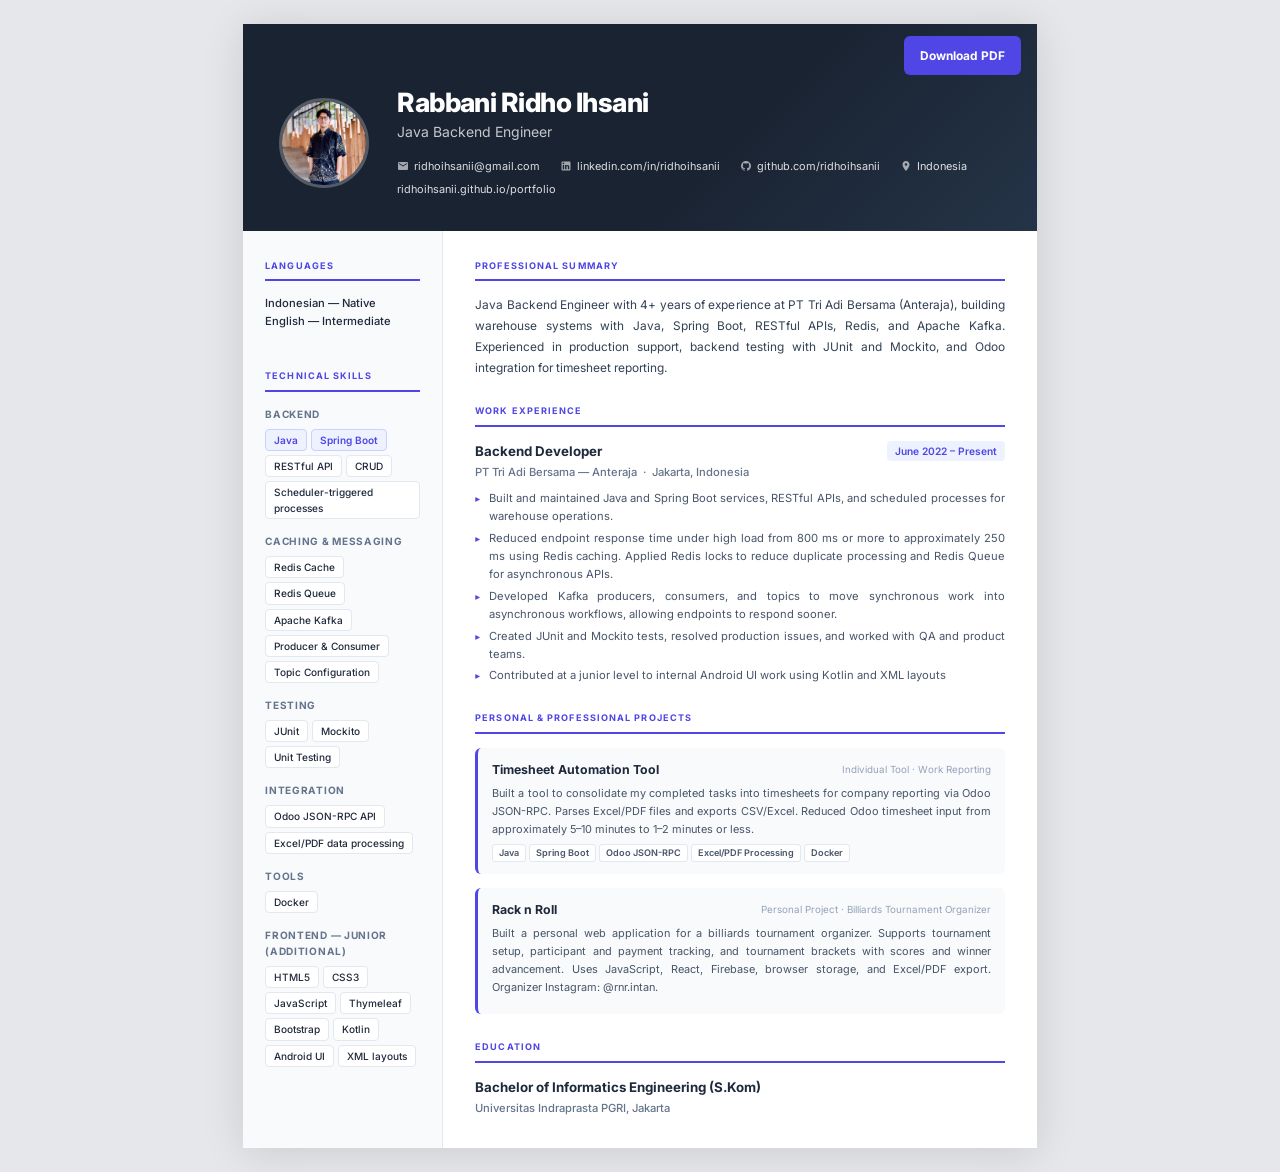
<file: assets/cv.html>
<!DOCTYPE html>
<html lang="en">
<head>
  <meta charset="UTF-8" />
  <meta name="viewport" content="width=device-width, initial-scale=1.0" />
  <meta name="format-detection" content="telephone=no" />
  <title>CV – Rabbani Ridho Ihsani</title>
  <link rel="preconnect" href="https://fonts.googleapis.com" />
  <link href="https://fonts.googleapis.com/css2?family=Inter:wght@300;400;500;600;700;800&display=swap" rel="stylesheet" />
  <style>
    /* ── Variables ─────────────────────────────────────────── */
    :root {
      --navy:    #1a2332;
      --navy-2:  #243447;
      --accent:  #4f46e5;
      --accent-l:#eef2ff;
      --gray:    #64748b;
      --gray-l:  #f8fafc;
      --border:  #e2e8f0;
      --text:    #1e293b;
      --white:   #ffffff;
    }

    /* ── Reset ─────────────────────────────────────────────── */
    *, *::before, *::after { box-sizing: border-box; margin: 0; padding: 0; }
    html {
      font-size: 14px;
      -webkit-text-size-adjust: 100%;
      text-size-adjust: 100%;
    }
    body {
      font-family: 'Inter', system-ui, sans-serif;
      color: var(--text);
      background: var(--white);
      line-height: 1.6;
    }
    a { color: var(--accent); text-decoration: none; }

    /* ── Page wrapper (A4 safe zone) ───────────────────────── */
    .page {
      width: 210mm;
      min-height: 297mm;
      margin: 0 auto;
      display: grid;
      grid-template-columns: 200px 1fr;
      grid-template-rows: auto 1fr;
      background: var(--white);
      box-shadow: 0 4px 40px rgba(0,0,0,.12);
    }

    /* ── HEADER (full width) ───────────────────────────────── */
    .cv-header {
      position: relative;
      grid-column: 1 / -1;
      background: linear-gradient(135deg, var(--navy) 60%, var(--navy-2) 100%);
      color: var(--white);
      padding: 32px 36px;
      display: flex;
      align-items: center;
      gap: 28px;
    }

    .header-photo {
      width: 90px;
      height: 90px;
      border-radius: 50%;
      object-fit: cover;
      border: 3px solid rgba(255,255,255,.25);
      flex-shrink: 0;
    }

    .header-info { flex: 1; }

    .header-name {
      font-size: 1.9rem;
      font-weight: 800;
      letter-spacing: -.02em;
      line-height: 1.1;
      margin-bottom: 4px;
    }

    .header-title {
      font-size: 1rem;
      font-weight: 400;
      color: rgba(255,255,255,.75);
      margin-bottom: 14px;
    }

    .header-contacts {
      display: flex;
      flex-wrap: wrap;
      gap: 6px 20px;
    }

    .contact-item {
      display: flex;
      align-items: center;
      gap: 5px;
      font-size: .78rem;
      color: rgba(255,255,255,.85);
    }

    .contact-item svg {
      width: 12px; height: 12px;
      fill: rgba(255,255,255,.6);
      flex-shrink: 0;
    }

    /* ── SIDEBAR ───────────────────────────────────────────── */
    .cv-sidebar {
      background: var(--gray-l);
      border-right: 1px solid var(--border);
      padding: 28px 22px;
      display: flex;
      flex-direction: column;
      gap: 28px;
    }

    /* ── MAIN ──────────────────────────────────────────────── */
    .cv-main {
      padding: 28px 32px;
      display: flex;
      flex-direction: column;
      gap: 26px;
    }

    /* ── Section headings ──────────────────────────────────── */
    .section-title {
      font-size: .65rem;
      font-weight: 700;
      text-transform: uppercase;
      letter-spacing: .12em;
      color: var(--accent);
      padding-bottom: 6px;
      border-bottom: 2px solid var(--accent);
      margin-bottom: 14px;
    }

    /* ── Sidebar: Skills ───────────────────────────────────── */
    .skill-group { margin-bottom: 14px; }
    .skill-group-label {
      font-size: .72rem;
      font-weight: 700;
      color: var(--gray);
      text-transform: uppercase;
      letter-spacing: .07em;
      margin-bottom: 7px;
    }

    .skill-tags {
      display: flex;
      flex-wrap: wrap;
      gap: 4px;
    }

    .skill-tag {
      display: inline-block;
      padding: 2px 8px;
      background: var(--white);
      border: 1px solid var(--border);
      border-radius: 4px;
      font-size: .72rem;
      font-weight: 500;
      color: var(--text);
    }

    .skill-tag.primary {
      background: var(--accent-l);
      border-color: #c7d2fe;
      color: var(--accent);
      font-weight: 600;
    }

    /* ── Sidebar: Info items ───────────────────────────────── */
    .sidebar-info-item {
      display: flex;
      flex-direction: column;
      margin-bottom: 10px;
    }

    .sii-label {
      font-size: .65rem;
      font-weight: 700;
      color: var(--gray);
      text-transform: uppercase;
      letter-spacing: .08em;
      margin-bottom: 2px;
    }

    .sii-value {
      font-size: .8rem;
      color: var(--text);
      font-weight: 500;
    }

    /* ── Main: Summary ─────────────────────────────────────── */
    .summary-text {
      font-size: .85rem;
      color: #334155;
      line-height: 1.75;
      text-align: justify;
    }

    /* ── Main: Experience ──────────────────────────────────── */
    .exp-item { margin-bottom: 18px; }
    .exp-item:last-child { margin-bottom: 0; }

    .exp-header {
      display: flex;
      justify-content: space-between;
      align-items: flex-start;
      flex-wrap: wrap;
      gap: 4px;
      margin-bottom: 2px;
    }

    .exp-title {
      font-size: .95rem;
      font-weight: 700;
      color: var(--text);
    }

    .exp-period {
      font-size: .73rem;
      font-weight: 600;
      color: var(--accent);
      background: var(--accent-l);
      padding: 2px 8px;
      border-radius: 4px;
      white-space: nowrap;
    }

    .exp-company {
      font-size: .8rem;
      color: var(--gray);
      font-weight: 500;
      margin-bottom: 8px;
    }

    .exp-bullets {
      padding-left: 0;
      display: flex;
      flex-direction: column;
      gap: 4px;
    }

    .exp-bullets li {
      list-style: none;
      font-size: .8rem;
      color: #475569;
      line-height: 1.6;
      padding-left: 14px;
      position: relative;
      text-align: justify;
    }

    .exp-bullets li::before {
      content: '▸';
      position: absolute;
      left: 0;
      color: var(--accent);
      font-size: .7rem;
      top: 1px;
    }

    .exp-tech {
      display: flex;
      flex-wrap: wrap;
      gap: 3px;
      margin-top: 8px;
    }

    .exp-tech span {
      font-size: .67rem;
      font-weight: 600;
      padding: 1px 6px;
      background: var(--accent-l);
      color: var(--accent);
      border-radius: 3px;
      font-family: 'Courier New', monospace;
    }

    /* ── Main: Projects ────────────────────────────────────── */
    .project-item {
      margin-bottom: 14px;
      padding: 12px 14px;
      background: var(--gray-l);
      border-radius: 6px;
      border-left: 3px solid var(--accent);
    }

    .project-item:last-child { margin-bottom: 0; }

    .project-title-row {
      display: flex;
      justify-content: space-between;
      align-items: center;
      flex-wrap: wrap;
      gap: 4px;
      margin-bottom: 4px;
    }

    .project-name {
      font-size: .88rem;
      font-weight: 700;
    }

    .project-desc {
      font-size: .78rem;
      color: #475569;
      line-height: 1.65;
      margin-bottom: 6px;
      text-align: justify;
    }

    .project-stack {
      display: flex;
      flex-wrap: wrap;
      gap: 3px;
    }

    .project-stack span {
      font-size: .65rem;
      font-weight: 600;
      padding: 1px 6px;
      background: var(--white);
      border: 1px solid var(--border);
      border-radius: 3px;
      color: #475569;
    }

    /* ── Main: Education ───────────────────────────────────── */
    .edu-item {}
    .edu-degree {
      font-size: .95rem;
      font-weight: 700;
      color: var(--text);
      font-family: 'Inter', system-ui, sans-serif;
      margin-bottom: 2px;
    }
    .edu-major {
      font-size: .82rem;
      color: var(--gray);
      font-weight: 500;
      margin-bottom: 2px;
    }
    .edu-school {
      font-size: .8rem;
      color: var(--gray);
      font-weight: 500;
      margin-bottom: 2px;
    }
    .edu-note {
      font-size: .77rem;
      color: #475569;
      line-height: 1.65;
      margin-top: 6px;
      text-align: justify;
    }

    .download-button {
      position: absolute;
      top: 12px;
      right: 16px;
      display: inline-flex;
      align-items: center;
      justify-content: center;
      padding: 10px 16px;
      border-radius: 6px;
      background: var(--accent);
      color: var(--white);
      font-size: .85rem;
      font-weight: 700;
      text-decoration: none;
    }

    .download-button:hover { background: #4338ca; }
    .download-button:focus-visible { outline: 3px solid #a5b4fc; outline-offset: 3px; }

    /* ── Print ─────────────────────────────────────────────── */
    @page { size: A4; margin: 0; }

    @media print {
      html { font-size: 14px; }
      body { background: white; }
      .download-button { display: none; }
      .page {
        width: 100%;
        box-shadow: none;
        min-height: 0;
      }
      .cv-header { padding: 18px 30px; }
      .cv-sidebar { padding: 16px 18px; gap: 16px; }
      .cv-main { padding: 16px 24px; gap: 10px; }
      .section-title { margin-bottom: 8px; }
      .skill-group { margin-bottom: 8px; }
      .skill-tag { font-size: 9pt; }
      .section-title, .skill-group-label { font-size: 8pt; }
      .contact-item { font-size: 9pt; }
      .project-title-row span:last-child { font-size: 8pt !important; }
      .exp-bullets { gap: 3px; }
      .summary-text, .exp-bullets li, .project-desc, .edu-school, .sii-value {
        font-size: 11pt;
        line-height: 1.3;
        text-align: left;
      }
      .project-item { padding: 8px 10px; margin-bottom: 8px; }
      a { color: inherit; }
    }

    @media print {
      html[data-cv-format="ats"] body { font-family: Arial, sans-serif; color: #000; line-height: 1.2; }
      html[data-cv-format="ats"] .page { display: block; padding: 10mm 14mm; }
      html[data-cv-format="ats"] .cv-header { position: static; display: block; padding: 0; background: none; color: #000; }
      html[data-cv-format="ats"] .header-photo, html[data-cv-format="ats"] .contact-item svg { display: none; }
      html[data-cv-format="ats"] .header-name { font-size: 16pt; margin-bottom: 2pt; }
      html[data-cv-format="ats"] .header-title { font-size: 10pt; color: #000; margin-bottom: 3pt; }
      html[data-cv-format="ats"] .header-contacts { display: block; font-size: 9pt; }
      html[data-cv-format="ats"] .contact-item { display: inline; color: #000; font-size: 9pt; }
      html[data-cv-format="ats"] .contact-item + .contact-item::before { content: ' | '; }
      html[data-cv-format="ats"] .cv-main, html[data-cv-format="ats"] .cv-sidebar {
        display: block; padding: 0; background: none; border: 0;
      }
      html[data-cv-format="ats"] .cv-main section, html[data-cv-format="ats"] .cv-sidebar > div { margin-top: 6pt; }
      html[data-cv-format="ats"] .section-title {
        color: #000; font-size: 10pt; letter-spacing: 0; border-bottom: 1px solid #000;
        margin: 0 0 3pt; padding: 0;
      }
      html[data-cv-format="ats"] .summary-text, html[data-cv-format="ats"] .exp-bullets li,
      html[data-cv-format="ats"] .project-desc, html[data-cv-format="ats"] .edu-school,
      html[data-cv-format="ats"] .sii-value { color: #000; font-size: 10pt; line-height: 1.2; text-align: left; }
      html[data-cv-format="ats"] .exp-header, html[data-cv-format="ats"] .project-title-row,
      html[data-cv-format="ats"] .exp-bullets, html[data-cv-format="ats"] .skill-tags,
      html[data-cv-format="ats"] .project-stack, html[data-cv-format="ats"] .sidebar-info-item { display: block; }
      html[data-cv-format="ats"] .exp-title, html[data-cv-format="ats"] .project-name,
      html[data-cv-format="ats"] .edu-degree { font-size: 10pt; }
      html[data-cv-format="ats"] .exp-period, html[data-cv-format="ats"] .exp-company,
      html[data-cv-format="ats"] .project-title-row span:last-child {
        color: #000 !important; background: none; padding: 0; font-size: 10pt !important;
      }
      html[data-cv-format="ats"] .exp-period::before, html[data-cv-format="ats"] .project-title-row span:last-child::before { content: ' | '; }
      html[data-cv-format="ats"] .exp-company { margin-bottom: 2pt; }
      html[data-cv-format="ats"] .exp-bullets { padding-left: 16pt; }
      html[data-cv-format="ats"] .exp-bullets li { list-style: disc; position: static; padding: 0; margin-bottom: 2pt; }
      html[data-cv-format="ats"] .exp-bullets li::before { content: none; }
      html[data-cv-format="ats"] .project-item { padding: 0; margin: 0 0 3pt; border: 0; background: none; }
      html[data-cv-format="ats"] .project-desc { margin: 0; }
      html[data-cv-format="ats"] .project-stack span, html[data-cv-format="ats"] .skill-tag {
        display: inline; padding: 0; border: 0; background: none; color: #000; font-size: 9pt;
      }
      html[data-cv-format="ats"] .project-stack span:not(:last-child)::after,
      html[data-cv-format="ats"] .skill-tag:not(:last-child)::after { content: ', '; }
      html[data-cv-format="ats"] .skill-group { margin: 0 0 2pt; }
      html[data-cv-format="ats"] .skill-group-label { display: inline; font-size: 9pt; color: #000; letter-spacing: 0; }
      html[data-cv-format="ats"] .skill-group-label::after { content: ': '; }
      html[data-cv-format="ats"] .skill-tags { display: inline; }
      html[data-cv-format="ats"] .sii-value { display: inline; font-size: 9pt; }
      html[data-cv-format="ats"] .sii-value + .sii-value::before { content: ' | '; }
    }

    /* ── Screen preview ────────────────────────────────────── */
    @media screen {
      body { background: #e5e7eb; padding: 24px; }
      .page { max-width: 100%; }
      .cv-header { padding-top: 64px; }
    }

    /* ── Mobile responsive ─────────────────────────────────── */
    @media screen and (max-width: 700px) {
      body { padding: 0; background: var(--white); }
      html { font-size: 13px; }

      .page {
        width: 100%;
        min-height: 0;
        grid-template-columns: 1fr;
        grid-template-rows: auto;
        box-shadow: none;
      }

      .cv-header {
        grid-column: 1;
        flex-direction: column;
        text-align: center;
        padding: 64px 16px 24px;
        gap: 14px;
      }

      .header-photo { width: 72px; height: 72px; }
      .header-name  { font-size: 1.5rem; }
      .header-contacts { justify-content: center; }

      .cv-sidebar {
        border-right: none;
        border-bottom: 1px solid var(--border);
        padding: 20px 16px;
      }

      .cv-main { padding: 20px 16px; }

      /* Ensure ALL text stays uniform on mobile */
      .exp-bullets li,
      .project-desc,
      .summary-text,
      .edu-note {
        font-size: 1rem;
        text-align: left;
      }

      .timeline-card-header,
      .exp-header,
      .project-title-row { flex-direction: column; gap: 6px; }
    }
  </style>
  <script src="../i18n.js?v=2026112715" defer></script>
</head>
<body>
<div class="page">

  <!-- ══ HEADER ══════════════════════════════════════════════ -->
  <header class="cv-header">
    <a
      class="download-button"
      href="cv-rabbani-ridho-ihsani.pdf?v=2026112715"
      download="Rabbani-Ridho-Ihsani-CV.pdf"
    >Download PDF</a>
    <img src="profile.jpeg" alt="Rabbani Ridho Ihsani" class="header-photo" />
    <div class="header-info">
      <h1 class="header-name">Rabbani Ridho Ihsani</h1>
      <p class="header-title">Java Backend Engineer</p>
      <div class="header-contacts">
        <!-- Email -->
        <span class="contact-item">
          <svg viewBox="0 0 24 24"><path d="M20 4H4a2 2 0 0 0-2 2v12a2 2 0 0 0 2 2h16a2 2 0 0 0 2-2V6a2 2 0 0 0-2-2zm0 4-8 5-8-5V6l8 5 8-5v2z"/></svg>
          ridhoihsanii@gmail.com
        </span>
        <!-- LinkedIn -->
        <span class="contact-item">
          <svg viewBox="0 0 24 24"><path d="M19 3a2 2 0 0 1 2 2v14a2 2 0 0 1-2 2H5a2 2 0 0 1-2-2V5a2 2 0 0 1 2-2h14m-.5 15.5v-5.3a3.26 3.26 0 0 0-3.26-3.26c-.85 0-1.84.52-2.32 1.3v-1.11h-2.79v8.37h2.79v-4.93c0-.77.62-1.4 1.39-1.4a1.4 1.4 0 0 1 1.4 1.4v4.93h2.79M6.88 8.56a1.68 1.68 0 0 0 1.68-1.68c0-.93-.75-1.69-1.68-1.69a1.69 1.69 0 0 0-1.69 1.69c0 .93.76 1.68 1.69 1.68m1.39 9.94v-8.37H5.5v8.37h2.77z"/></svg>
          linkedin.com/in/ridhoihsanii
        </span>
        <!-- GitHub -->
        <span class="contact-item">
          <svg viewBox="0 0 24 24"><path d="M12 2A10 10 0 0 0 2 12c0 4.42 2.87 8.17 6.84 9.5.5.08.66-.23.66-.5v-1.69c-2.77.6-3.36-1.34-3.36-1.34-.46-1.16-1.11-1.47-1.11-1.47-.91-.62.07-.6.07-.6 1 .07 1.53 1.03 1.53 1.03.87 1.52 2.34 1.07 2.91.83.09-.65.35-1.09.63-1.34-2.22-.25-4.55-1.11-4.55-4.92 0-1.11.38-2 1.03-2.71-.1-.25-.45-1.29.1-2.64 0 0 .84-.27 2.75 1.02.79-.22 1.65-.33 2.5-.33.85 0 1.71.11 2.5.33 1.91-1.29 2.75-1.02 2.75-1.02.55 1.35.2 2.39.1 2.64.65.71 1.03 1.6 1.03 2.71 0 3.82-2.34 4.66-4.57 4.91.36.31.69.92.69 1.85V21c0 .27.16.59.67.5C19.14 20.16 22 16.42 22 12A10 10 0 0 0 12 2z"/></svg>
          github.com/ridhoihsanii
        </span>
        <!-- Location -->
        <span class="contact-item">
          <svg viewBox="0 0 24 24"><path d="M12 2C8.13 2 5 5.13 5 9c0 5.25 7 13 7 13s7-7.75 7-13c0-3.87-3.13-7-7-7zm0 9.5c-1.38 0-2.5-1.12-2.5-2.5s1.12-2.5 2.5-2.5 2.5 1.12 2.5 2.5-1.12 2.5-2.5 2.5z"/></svg>
          Indonesia
        </span>
        <span class="contact-item">ridhoihsanii.github.io/portfolio</span>
      </div>
    </div>
  </header>

  <!-- ══ SIDEBAR ═════════════════════════════════════════════ -->
  <aside class="cv-sidebar">

    <!-- Languages -->
    <div>
      <div class="section-title">Languages</div>
      <div class="sidebar-info-item">
        <span class="sii-value">Indonesian — Native</span>
        <span class="sii-value">English — Intermediate</span>
      </div>
    </div>

    <!-- Technical Skills -->
    <div>
      <div class="section-title">Technical Skills</div>

      <div class="skill-group">
        <div class="skill-group-label">Backend</div>
        <div class="skill-tags">
          <span class="skill-tag primary">Java</span>
          <span class="skill-tag primary">Spring Boot</span>
          <span class="skill-tag">RESTful API</span>
          <span class="skill-tag">CRUD</span>
          <span class="skill-tag">Scheduler-triggered processes</span>
        </div>
      </div>

      <div class="skill-group">
        <div class="skill-group-label">Caching &amp; Messaging</div>
        <div class="skill-tags">
          <span class="skill-tag">Redis Cache</span>
          <span class="skill-tag">Redis Queue</span>
          <span class="skill-tag">Apache Kafka</span>
          <span class="skill-tag">Producer &amp; Consumer</span>
          <span class="skill-tag">Topic Configuration</span>
        </div>
      </div>

      <div class="skill-group">
        <div class="skill-group-label">Testing</div>
        <div class="skill-tags">
          <span class="skill-tag">JUnit</span>
          <span class="skill-tag">Mockito</span>
          <span class="skill-tag">Unit Testing</span>
        </div>
      </div>

      <div class="skill-group">
        <div class="skill-group-label">Integration</div>
        <div class="skill-tags">
          <span class="skill-tag">Odoo JSON-RPC API</span>
          <span class="skill-tag">Excel/PDF data processing</span>
        </div>
      </div>

      <div class="skill-group">
        <div class="skill-group-label">Tools</div>
        <div class="skill-tags">
          <span class="skill-tag">Docker</span>
        </div>
      </div>

      <div class="skill-group">
        <div class="skill-group-label">Frontend — Junior (Additional)</div>
        <div class="skill-tags">
          <span class="skill-tag">HTML5</span>
          <span class="skill-tag">CSS3</span>
          <span class="skill-tag">JavaScript</span>
          <span class="skill-tag">Thymeleaf</span>
          <span class="skill-tag">Bootstrap</span>
          <span class="skill-tag">Kotlin</span>
          <span class="skill-tag">Android UI</span>
          <span class="skill-tag">XML layouts</span>
        </div>
      </div>
    </div>

  </aside>

  <!-- ══ MAIN CONTENT ════════════════════════════════════════ -->
  <main class="cv-main">

    <!-- Professional Summary -->
    <section>
      <div class="section-title">Professional Summary</div>
      <p class="summary-text">
        Java Backend Engineer with 4+ years of experience at PT Tri Adi Bersama (Anteraja), building warehouse
        systems with Java, Spring Boot, RESTful APIs, Redis, and Apache Kafka. Experienced in production support,
        backend testing with JUnit and Mockito, and Odoo integration for timesheet reporting.
      </p>
    </section>

    <!-- Work Experience -->
    <section>
      <div class="section-title">Work Experience</div>

      <div class="exp-item">
        <div class="exp-header">
          <span class="exp-title">Backend Developer</span>
          <span class="exp-period">June 2022 – Present</span>
        </div>
        <div class="exp-company">PT Tri Adi Bersama — Anteraja &nbsp;·&nbsp; Jakarta, Indonesia</div>
        <ul class="exp-bullets">
          <li>Built and maintained Java and Spring Boot services, RESTful APIs, and scheduled processes for warehouse operations.</li>
          <li>Reduced endpoint response time under high load from 800 ms or more to approximately 250 ms using Redis caching. Applied Redis locks to reduce duplicate processing and Redis Queue for asynchronous APIs.</li>
          <li>Developed Kafka producers, consumers, and topics to move synchronous work into asynchronous workflows, allowing endpoints to respond sooner.</li>
          <li>Created JUnit and Mockito tests, resolved production issues, and worked with QA and product teams.</li>
          <li>Contributed at a junior level to internal Android UI work using Kotlin and XML layouts</li>
        </ul>
      </div>
    </section>

    <!-- Projects -->
    <section>
      <div class="section-title">Personal &amp; Professional Projects</div>

      <div class="project-item">
        <div class="project-title-row">
          <span class="project-name">Timesheet Automation Tool</span>
          <span style="font-size:.7rem;color:#94a3b8;">Individual Tool · Work Reporting</span>
        </div>
        <p class="project-desc">
          Built a tool to consolidate my completed tasks into timesheets for company reporting via Odoo
          JSON-RPC. Parses Excel/PDF files and exports CSV/Excel. Reduced Odoo timesheet input from
          approximately 5–10 minutes to 1–2 minutes or less.
        </p>
        <div class="project-stack">
          <span>Java</span><span>Spring Boot</span><span>Odoo JSON-RPC</span>
          <span>Excel/PDF Processing</span><span>Docker</span>
        </div>
      </div>

      <div class="project-item">
        <div class="project-title-row">
          <span class="project-name">Rack n Roll</span>
          <span style="font-size:.7rem;color:#94a3b8;">Personal Project · Billiards Tournament Organizer</span>
        </div>
        <p class="project-desc">
          Built a personal web application for a billiards tournament organizer. Supports tournament setup,
          participant and payment tracking, and tournament brackets with scores and winner advancement.
          Uses JavaScript, React, Firebase, browser storage, and Excel/PDF export. Organizer Instagram: @rnr.intan.
        </p>
      </div>
    </section>

    <!-- Education -->
    <section>
      <div class="section-title">Education</div>
      <div class="edu-item">
        <div class="edu-degree">Bachelor of Informatics Engineering (S.Kom)</div>
        <div class="edu-school">Universitas Indraprasta PGRI, Jakarta</div>
      </div>
    </section>

  </main>

</div>
</body>
</html>
</file>
